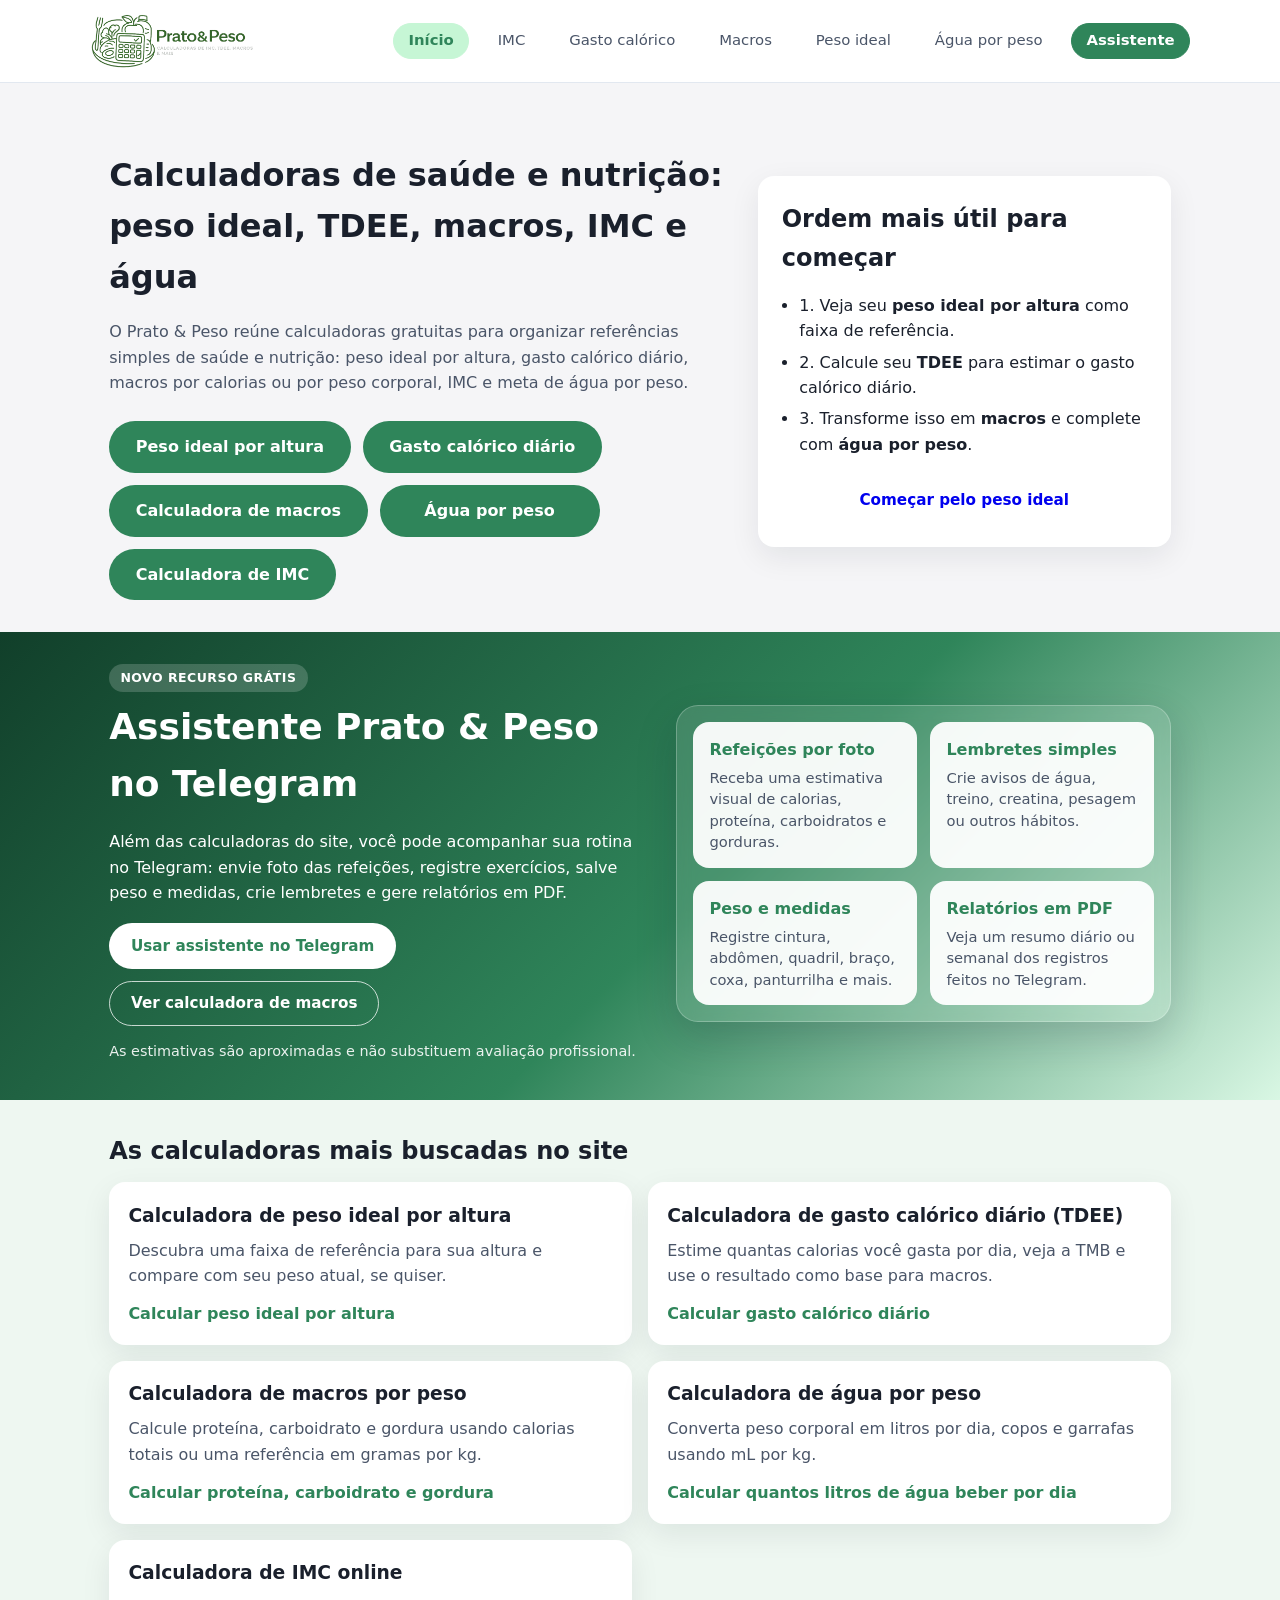
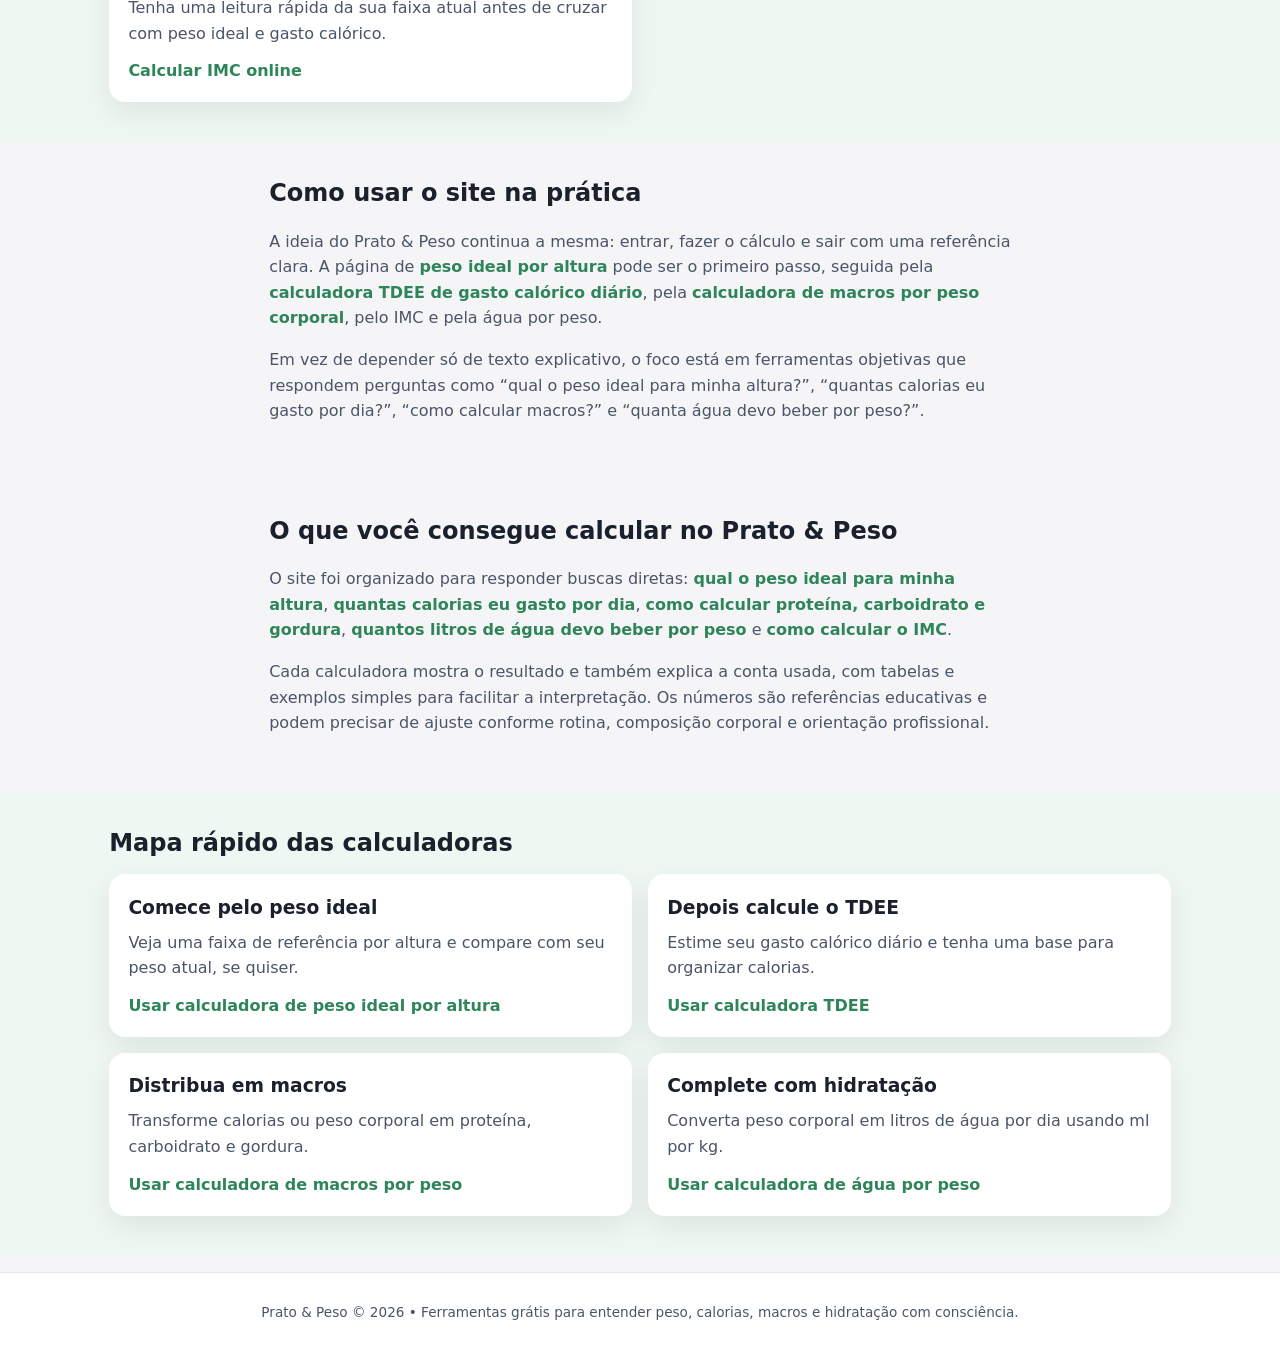
<file: index.html>
<!DOCTYPE html>
<html lang="pt-BR">
<head>
  <meta charset="UTF-8">
  <title>Calculadoras de saúde e nutrição: peso ideal, TDEE, macros, IMC e água | Prato &amp; Peso</title>
  <meta name="viewport" content="width=device-width, initial-scale=1.0">
  <meta name="description" content="Use calculadoras grátis de peso ideal, TDEE, macros, IMC e água por peso. Veja resultados rápidos, tabelas de referência e explicações simples.">
  <meta name="robots" content="index,follow,max-image-preview:large">
  <link rel="canonical" href="https://pratoepeso.com.br/">
  <link rel="icon" href="favicon.ico" sizes="any">
  <link rel="icon" href="favicon-32.png" type="image/png" sizes="32x32">
  <link rel="icon" href="favicon-192.png" type="image/png" sizes="192x192">
  <link rel="apple-touch-icon" href="apple-touch-icon.png">
  <meta property="og:locale" content="pt_BR">
  <meta property="og:type" content="website">
  <meta property="og:site_name" content="Prato &amp; Peso">
  <meta property="og:title" content="Calculadoras de saúde e nutrição: peso ideal, TDEE, macros, IMC e água | Prato &amp; Peso">
  <meta property="og:description" content="Use calculadoras grátis de peso ideal, TDEE, macros, IMC e água por peso. Veja resultados rápidos, tabelas de referência e explicações simples.">
  <meta property="og:url" content="https://pratoepeso.com.br/">
  <meta property="og:image" content="https://pratoepeso.com.br/assets/logo-social.png">
  <meta name="twitter:card" content="summary_large_image">
  <meta name="twitter:title" content="Calculadoras de saúde e nutrição: peso ideal, TDEE, macros, IMC e água | Prato &amp; Peso">
  <meta name="twitter:description" content="Use calculadoras grátis de peso ideal, TDEE, macros, IMC e água por peso. Veja resultados rápidos, tabelas de referência e explicações simples.">
  <meta name="twitter:image" content="https://pratoepeso.com.br/assets/logo-social.png">
  <link rel="stylesheet" href="style.css">
  <!-- Google tag (gtag.js) -->
  <script async src="https://www.googletagmanager.com/gtag/js?id=G-JHK8WVE0EN"></script>
  <script>
    window.dataLayer = window.dataLayer || [];
    function gtag(){dataLayer.push(arguments);}
    gtag('js', new Date());
    gtag('config', 'G-JHK8WVE0EN');
  </script>
  <script type="application/ld+json">{"@context":"https://schema.org","@graph":[{"@type":"Organization","name":"Prato & Peso","url":"https://pratoepeso.com.br/","logo":"https://pratoepeso.com.br/favicon-512.png","image":"https://pratoepeso.com.br/assets/logo-social.png"},{"@type":"WebSite","name":"Prato & Peso","url":"https://pratoepeso.com.br/","description":"Calculadoras gratuitas de peso ideal, gasto calórico diário, TDEE, macros, IMC e água por peso.","publisher":{"@type":"Organization","name":"Prato & Peso"}},{"@type":"ItemList","name":"Calculadoras de saúde e nutrição do Prato & Peso","itemListElement":[{"@type":"ListItem","position":1,"name":"Calculadora de peso ideal por altura","url":"https://pratoepeso.com.br/peso-ideal.html"},{"@type":"ListItem","position":2,"name":"Calculadora de gasto calórico diário (TDEE)","url":"https://pratoepeso.com.br/tdee.html"},{"@type":"ListItem","position":3,"name":"Calculadora de macros por peso corporal","url":"https://pratoepeso.com.br/macros.html"},{"@type":"ListItem","position":4,"name":"Calculadora de IMC online","url":"https://pratoepeso.com.br/imc.html"},{"@type":"ListItem","position":5,"name":"Calculadora de água por peso corporal","url":"https://pratoepeso.com.br/agua.html"}]},{"@type":"BreadcrumbList","itemListElement":[{"@type":"ListItem","position":1,"name":"Início","item":"https://pratoepeso.com.br/"}]}]}</script>
    <!-- Google AdSense -->
    <script async src="https://pagead2.googlesyndication.com/pagead/js/adsbygoogle.js?client=ca-pub-6124393666586707"
     crossorigin="anonymous"></script>
</head>
<body>
  <header class="site-header">
    <div class="container header-content">
      <a href="/" class="logo" aria-label="Prato &amp; Peso - página inicial">
        <img src="assets/logo-prato-peso.png" alt="Prato &amp; Peso" class="logo-image">
      </a>

      <nav class="main-nav" aria-label="Navegação principal">
        <a href="/" class="active">Início</a>
        <a href="/imc.html">IMC</a>
        <a href="/tdee.html">Gasto calórico</a>
        <a href="/macros.html">Macros</a>
        <a href="/peso-ideal.html">Peso ideal</a>
        <a href="/agua.html">Água por peso</a>
        <a href="https://t.me/pratoepeso_bot" class="nav-telegram" target="_blank" rel="noopener">Assistente</a>
      </nav>
    </div>
  </header>

  <main>
    <section class="hero">
      <div class="container hero-grid">
        <div class="hero-text">
          <h1>Calculadoras de saúde e nutrição: peso ideal, TDEE, macros, IMC e água</h1>
          <p>
            O Prato &amp; Peso reúne calculadoras gratuitas para organizar referências simples de saúde e nutrição:
            peso ideal por altura, gasto calórico diário, macros por calorias ou por peso corporal, IMC e meta de água por peso.
          </p>

          <div class="hero-actions">
            <a href="/peso-ideal.html" class="btn primary hero-big">Peso ideal por altura</a>
            <a href="/tdee.html" class="btn primary hero-big">Gasto calórico diário</a>
            <a href="/macros.html" class="btn primary hero-big">Calculadora de macros</a>
            <a href="/agua.html" class="btn primary hero-big">Água por peso</a>
            <a href="/imc.html" class="btn primary hero-big">Calculadora de IMC</a>
          </div>
        </div>

        <aside class="hero-card">
          <h2>Ordem mais útil para começar</h2>
          <ul>
            <li>1. Veja seu <strong>peso ideal por altura</strong> como faixa de referência.</li>
            <li>2. Calcule seu <strong>TDEE</strong> para estimar o gasto calórico diário.</li>
            <li>3. Transforme isso em <strong>macros</strong> e complete com <strong>água por peso</strong>.</li>
          </ul>
          <a href="/peso-ideal.html" class="btn full-width">Começar pelo peso ideal</a>
        </aside>
      </div>
    </section>


    <section class="assistant-highlight" id="assistente-telegram">
      <div class="container assistant-grid">
        <div class="assistant-copy">
          <span class="eyebrow">Novo recurso grátis</span>
          <h2>Assistente Prato &amp; Peso no Telegram</h2>
          <p>
            Além das calculadoras do site, você pode acompanhar sua rotina no Telegram: envie foto das refeições, registre exercícios, salve peso e medidas, crie lembretes e gere relatórios em PDF.
          </p>
          <div class="assistant-actions">
            <a href="https://t.me/pratoepeso_bot" class="btn primary" target="_blank" rel="noopener">Usar assistente no Telegram</a>
            <a href="/macros.html" class="btn outline">Ver calculadora de macros</a>
          </div>
          <p class="assistant-note">As estimativas são aproximadas e não substituem avaliação profissional.</p>
        </div>
        <div class="assistant-panel" aria-label="Funções do Assistente Prato &amp; Peso">
          <div class="assistant-feature">
            <strong>Refeições por foto</strong>
            <span>Receba uma estimativa visual de calorias, proteína, carboidratos e gorduras.</span>
          </div>
          <div class="assistant-feature">
            <strong>Lembretes simples</strong>
            <span>Crie avisos de água, treino, creatina, pesagem ou outros hábitos.</span>
          </div>
          <div class="assistant-feature">
            <strong>Peso e medidas</strong>
            <span>Registre cintura, abdômen, quadril, braço, coxa, panturrilha e mais.</span>
          </div>
          <div class="assistant-feature">
            <strong>Relatórios em PDF</strong>
            <span>Veja um resumo diário ou semanal dos registros feitos no Telegram.</span>
          </div>
        </div>
      </div>
    </section>

    <section class="content-section section-soft">
      <div class="container">
        <h2>As calculadoras mais buscadas no site</h2>
        <div class="feature-grid">
          <article class="feature-card">
            <h3>Calculadora de peso ideal por altura</h3>
            <p>Descubra uma faixa de referência para sua altura e compare com seu peso atual, se quiser.</p>
            <a href="/peso-ideal.html" class="text-link">Calcular peso ideal por altura</a>
          </article>
          <article class="feature-card">
            <h3>Calculadora de gasto calórico diário (TDEE)</h3>
            <p>Estime quantas calorias você gasta por dia, veja a TMB e use o resultado como base para macros.</p>
            <a href="/tdee.html" class="text-link">Calcular gasto calórico diário</a>
          </article>
          <article class="feature-card">
            <h3>Calculadora de macros por peso</h3>
            <p>Calcule proteína, carboidrato e gordura usando calorias totais ou uma referência em gramas por kg.</p>
            <a href="/macros.html" class="text-link">Calcular proteína, carboidrato e gordura</a>
          </article>
          <article class="feature-card">
            <h3>Calculadora de água por peso</h3>
            <p>Converta peso corporal em litros por dia, copos e garrafas usando mL por kg.</p>
            <a href="/agua.html" class="text-link">Calcular quantos litros de água beber por dia</a>
          </article>
          <article class="feature-card">
            <h3>Calculadora de IMC online</h3>
            <p>Tenha uma leitura rápida da sua faixa atual antes de cruzar com peso ideal e gasto calórico.</p>
            <a href="/imc.html" class="text-link">Calcular IMC online</a>
          </article>
        </div>
      </div>
    </section>

    <section class="content-section">
      <div class="container narrow-content">
        <h2>Como usar o site na prática</h2>
        <p>
          A ideia do Prato &amp; Peso continua a mesma: entrar, fazer o cálculo e sair com uma referência clara. A página de <a href="/peso-ideal.html" class="text-link">peso ideal por altura</a> pode ser o primeiro passo, seguida pela <a href="/tdee.html" class="text-link">calculadora TDEE de gasto calórico diário</a>, pela <a href="/macros.html" class="text-link">calculadora de macros por peso corporal</a>, pelo IMC e pela água por peso.
        </p>
        <p>
          Em vez de depender só de texto explicativo, o foco está em ferramentas objetivas que respondem perguntas como “qual o peso ideal para minha altura?”, “quantas calorias eu gasto por dia?”, “como calcular macros?” e “quanta água devo beber por peso?”.
        </p>
      </div>
    </section>



    <section class="content-section">
      <div class="container narrow-content">
        <h2>O que você consegue calcular no Prato &amp; Peso</h2>
        <p>
          O site foi organizado para responder buscas diretas: <a href="/peso-ideal.html" class="text-link">qual o peso ideal para minha altura</a>, <a href="/tdee.html" class="text-link">quantas calorias eu gasto por dia</a>, <a href="/macros.html" class="text-link">como calcular proteína, carboidrato e gordura</a>, <a href="/agua.html" class="text-link">quantos litros de água devo beber por peso</a> e <a href="/imc.html" class="text-link">como calcular o IMC</a>.
        </p>
        <p>
          Cada calculadora mostra o resultado e também explica a conta usada, com tabelas e exemplos simples para facilitar a interpretação. Os números são referências educativas e podem precisar de ajuste conforme rotina, composição corporal e orientação profissional.
        </p>
      </div>
    </section>

    <section class="content-section section-soft">
      <div class="container">
        <h2>Mapa rápido das calculadoras</h2>
        <div class="feature-grid compact-grid">
          <article class="feature-card"><h3>Comece pelo peso ideal</h3><p>Veja uma faixa de referência por altura e compare com seu peso atual, se quiser.</p><a href="/peso-ideal.html" class="text-link">Usar calculadora de peso ideal por altura</a></article>
          <article class="feature-card"><h3>Depois calcule o TDEE</h3><p>Estime seu gasto calórico diário e tenha uma base para organizar calorias.</p><a href="/tdee.html" class="text-link">Usar calculadora TDEE</a></article>
          <article class="feature-card"><h3>Distribua em macros</h3><p>Transforme calorias ou peso corporal em proteína, carboidrato e gordura.</p><a href="/macros.html" class="text-link">Usar calculadora de macros por peso</a></article>
          <article class="feature-card"><h3>Complete com hidratação</h3><p>Converta peso corporal em litros de água por dia usando ml por kg.</p><a href="/agua.html" class="text-link">Usar calculadora de água por peso</a></article>
        </div>
      </div>
    </section>
  </main>

  <footer class="site-footer">
    <div class="container footer-content">
      <p>Prato &amp; Peso &copy; <span id="year"></span> • Ferramentas grátis para entender peso, calorias, macros e hidratação com consciência.</p>
    </div>
  </footer>

  <script>
    document.getElementById('year').textContent = new Date().getFullYear();
  </script>
</body>
</html>
</file>
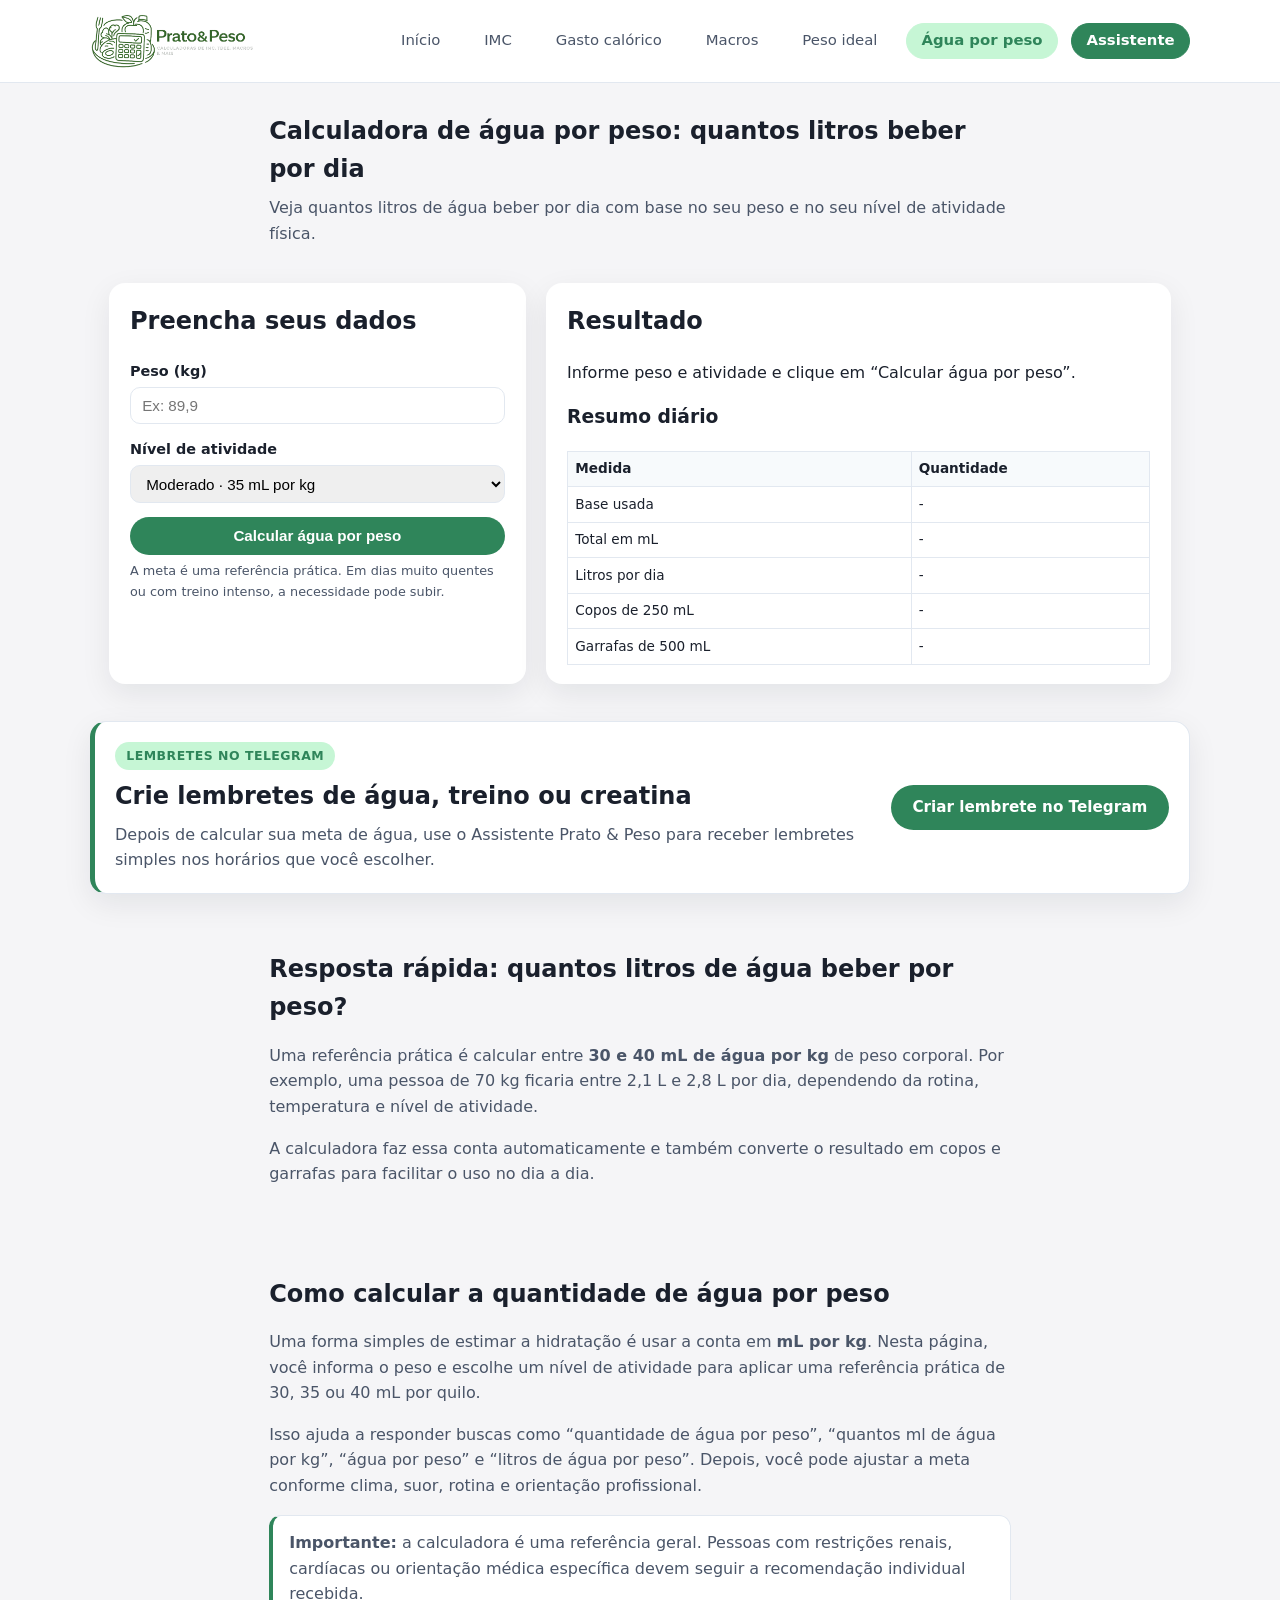
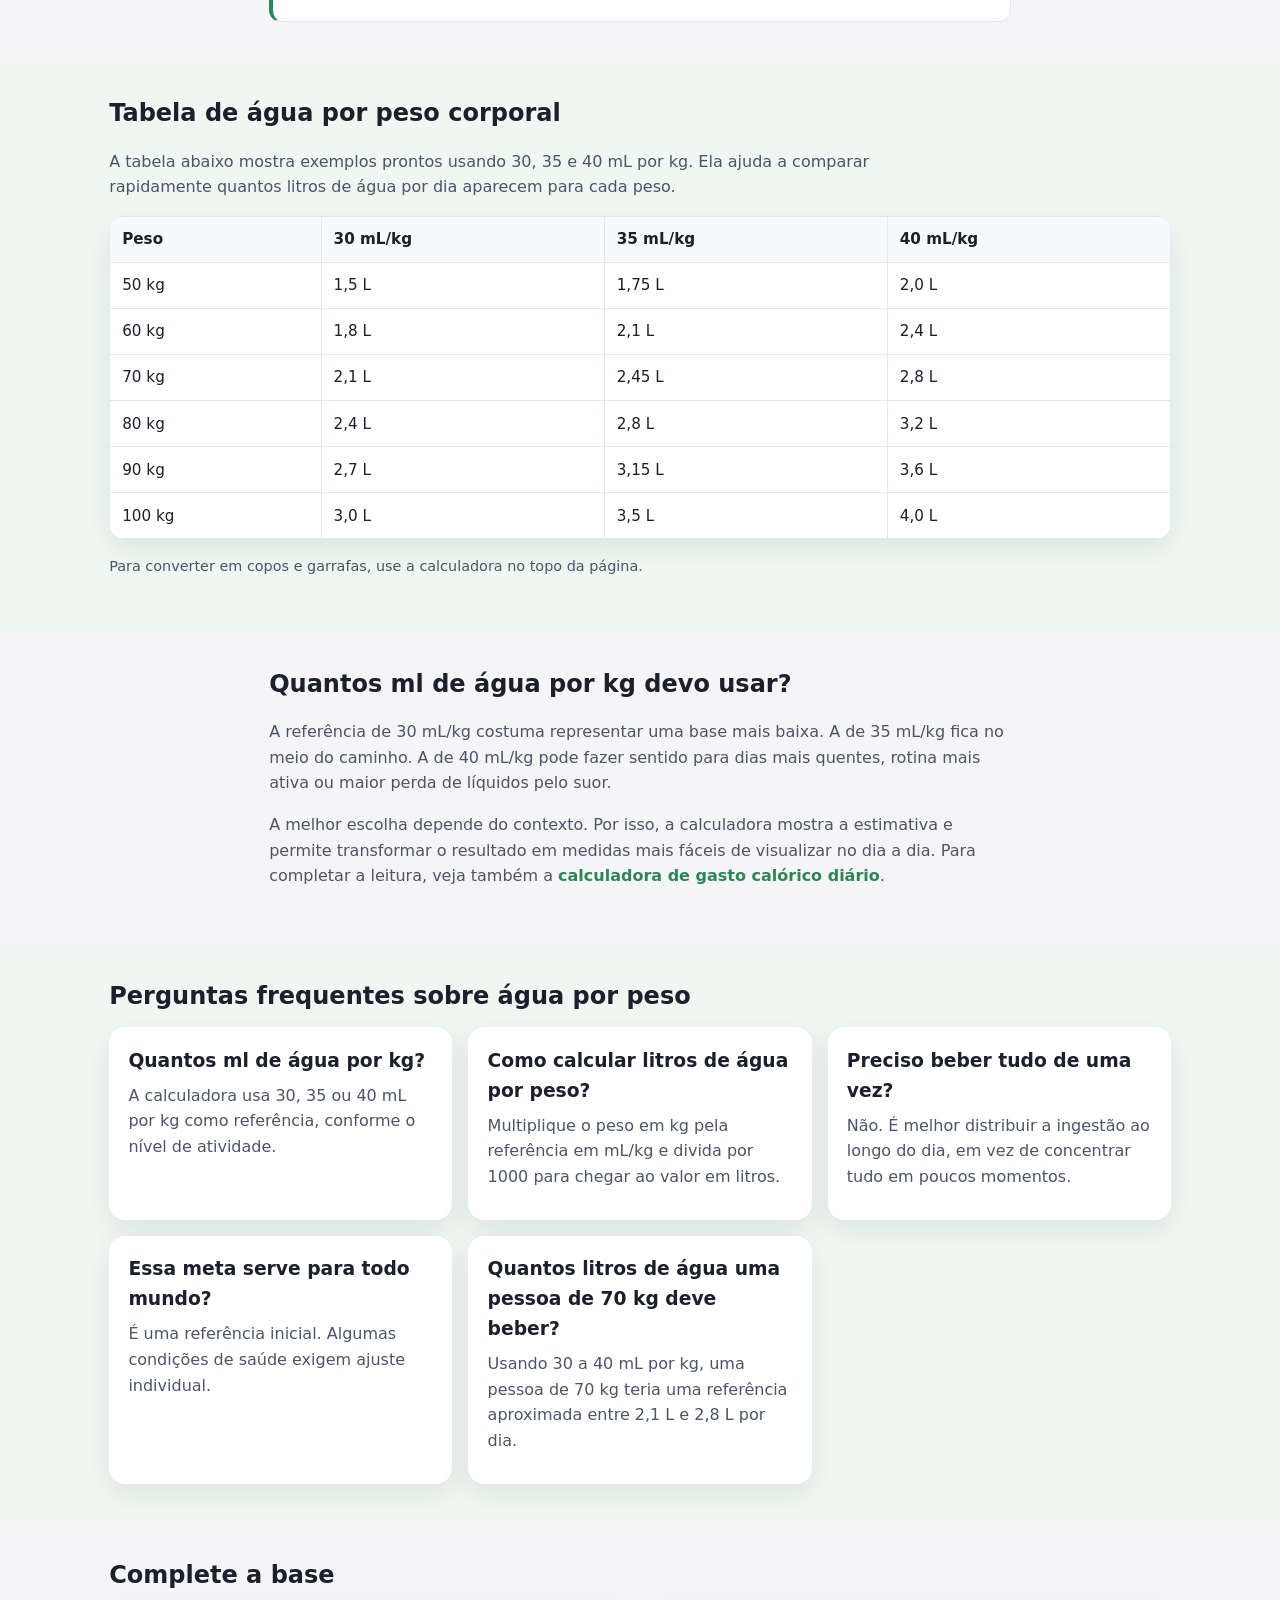
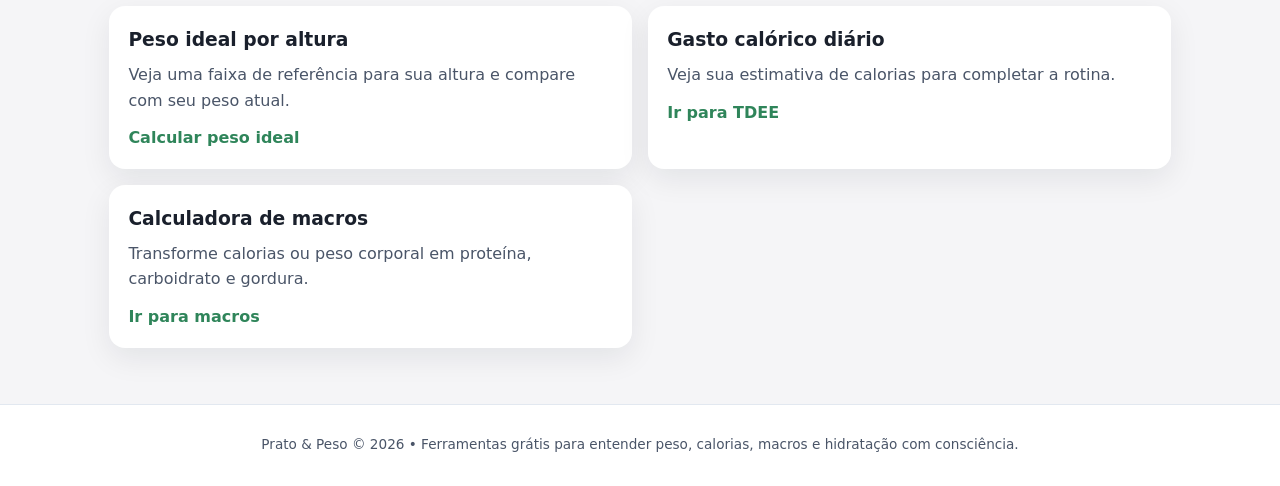
<file: agua.html>
<!DOCTYPE html>
<html lang="pt-BR">
<head>
  <meta charset="UTF-8">
  <title>Calculadora de Água por Peso: quantos litros beber por dia | Prato &amp; Peso</title>
  <meta name="viewport" content="width=device-width, initial-scale=1.0">
  <meta name="description" content="Calcule quantos litros de água beber por dia pelo peso corporal. Veja mL por kg, tabela de água por peso, copos e garrafas.">
  <meta name="robots" content="index,follow,max-image-preview:large">
  <link rel="canonical" href="https://pratoepeso.com.br/agua.html">
  <link rel="icon" href="favicon.ico" sizes="any">
  <link rel="icon" href="favicon-32.png" type="image/png" sizes="32x32">
  <link rel="icon" href="favicon-192.png" type="image/png" sizes="192x192">
  <link rel="apple-touch-icon" href="apple-touch-icon.png">
  <meta property="og:locale" content="pt_BR">
  <meta property="og:type" content="website">
  <meta property="og:site_name" content="Prato &amp; Peso">
  <meta property="og:title" content="Calculadora de Água por Peso: quantos litros beber por dia | Prato &amp; Peso">
  <meta property="og:description" content="Calcule quantos litros de água beber por dia pelo peso corporal. Veja mL por kg, tabela de água por peso, copos e garrafas.">
  <meta property="og:url" content="https://pratoepeso.com.br/agua.html">
  <meta property="og:image" content="https://pratoepeso.com.br/assets/logo-social.png">
  <meta name="twitter:card" content="summary_large_image">
  <meta name="twitter:title" content="Calculadora de Água por Peso: quantos litros beber por dia | Prato &amp; Peso">
  <meta name="twitter:description" content="Calcule quantos litros de água beber por dia pelo peso corporal. Veja mL por kg, tabela de água por peso, copos e garrafas.">
  <meta name="twitter:image" content="https://pratoepeso.com.br/assets/logo-social.png">
  <link rel="stylesheet" href="style.css">
  <!-- Google tag (gtag.js) -->
  <script async src="https://www.googletagmanager.com/gtag/js?id=G-JHK8WVE0EN"></script>
  <script>
    window.dataLayer = window.dataLayer || [];
    function gtag(){dataLayer.push(arguments);}
    gtag('js', new Date());
    gtag('config', 'G-JHK8WVE0EN');
  </script>
  <script type="application/ld+json">{"@context":"https://schema.org","@graph":[{"@type":"Organization","name":"Prato & Peso","url":"https://pratoepeso.com.br/","logo":"https://pratoepeso.com.br/favicon-512.png","image":"https://pratoepeso.com.br/assets/logo-social.png"},{"@type":"WebPage","name":"Calculadora de água por peso: quantos litros beber por dia","description":"Calcule litros de água por dia usando peso corporal, mL por kg, copos e garrafas.","url":"https://pratoepeso.com.br/agua.html","isPartOf":{"@type":"WebSite","name":"Prato & Peso","url":"https://pratoepeso.com.br/"},"about":["calculadora de água por peso","quantos litros de água beber por dia","ml por kg","litros de água por dia","hidratação"]},{"@type":"BreadcrumbList","itemListElement":[{"@type":"ListItem","position":1,"name":"Início","item":"https://pratoepeso.com.br/"},{"@type":"ListItem","position":2,"name":"Calculadora de água por peso","item":"https://pratoepeso.com.br/agua.html"}]},{"@type":"FAQPage","mainEntity":[{"@type":"Question","name":"Quanta água devo beber por peso?","acceptedAnswer":{"@type":"Answer","text":"Uma conta prática usa mililitros por quilo de peso corporal. A quantidade final pode variar conforme calor, suor, rotina e orientação individual."}},{"@type":"Question","name":"Quantos ml de água por kg devo usar?","acceptedAnswer":{"@type":"Answer","text":"A calculadora usa 30, 35 ou 40 mL por kg como referência, conforme o nível de atividade informado."}},{"@type":"Question","name":"Como calcular litros de água por peso?","acceptedAnswer":{"@type":"Answer","text":"Multiplique o peso em kg pela referência em mL por kg e divida por 1000 para transformar o resultado em litros."}},{"@type":"Question","name":"Quantos litros de água uma pessoa de 70 kg deve beber?","acceptedAnswer":{"@type":"Answer","text":"Usando 30 a 40 mL por kg, uma pessoa de 70 kg teria uma referência aproximada entre 2,1 L e 2,8 L por dia."}},{"@type":"Question","name":"A calculadora substitui orientação médica?","acceptedAnswer":{"@type":"Answer","text":"Não. Pessoas com condições renais, cardíacas ou outras restrições precisam seguir orientação individual."}}]}]}</script>
    <!-- Google AdSense -->
    <script async src="https://pagead2.googlesyndication.com/pagead/js/adsbygoogle.js?client=ca-pub-6124393666586707"
     crossorigin="anonymous"></script>
</head>
<body>
  <header class="site-header">
    <div class="container header-content">
      <a href="/" class="logo" aria-label="Prato &amp; Peso - página inicial">
        <img src="assets/logo-prato-peso.png" alt="Prato &amp; Peso" class="logo-image">
      </a>
      <nav class="main-nav" aria-label="Navegação principal">
        <a href="/">Início</a>
        <a href="/imc.html">IMC</a>
        <a href="/tdee.html">Gasto calórico</a>
        <a href="/macros.html">Macros</a>
        <a href="/peso-ideal.html">Peso ideal</a>
        <a href="/agua.html" class="active">Água por peso</a>
        <a href="https://t.me/pratoepeso_bot" class="nav-telegram" target="_blank" rel="noopener">Assistente</a>
      </nav>
    </div>
  </header>

  <main>
    <section class="page-header">
      <div class="container narrow-content">
        <h1>Calculadora de água por peso: quantos litros beber por dia</h1>
        <p>Veja quantos litros de água beber por dia com base no seu peso e no seu nível de atividade física.</p>
      </div>
    </section>

    <section class="calc-section">
      <div class="container calc-grid">
        <div class="calc-card">
          <h2>Preencha seus dados</h2>
          <form id="agua-form">
            <div class="form-group">
              <label for="peso">Peso (kg)</label>
              <input type="number" id="peso" placeholder="Ex: 89,9" min="1" step="0.1" inputmode="decimal" required>
            </div>
            <div class="form-group">
              <label for="atividade">Nível de atividade</label>
              <select id="atividade" required>
                <option value="30">Baixo · 30 mL por kg</option>
                <option value="35" selected>Moderado · 35 mL por kg</option>
                <option value="40">Alto · 40 mL por kg</option>
              </select>
            </div>
            <button type="submit" class="btn primary full-width">Calcular água por peso</button>
            <p class="form-hint">A meta é uma referência prática. Em dias muito quentes ou com treino intenso, a necessidade pode subir.</p>
          </form>
        </div>

        <div class="result-card">
          <h2>Resultado</h2>
          <div id="resultado-agua" class="result-main" aria-live="polite">
            <p>Informe peso e atividade e clique em “Calcular água por peso”.</p>
          </div>
          <div class="result-table">
            <h3>Resumo diário</h3>
            <table>
              <thead><tr><th>Medida</th><th>Quantidade</th></tr></thead>
              <tbody>
                <tr><td>Base usada</td><td id="ml-kg">-</td></tr>
                <tr><td>Total em mL</td><td id="ml-dia">-</td></tr>
                <tr><td>Litros por dia</td><td id="litros-dia">-</td></tr>
                <tr><td>Copos de 250 mL</td><td id="copos-dia">-</td></tr>
                <tr><td>Garrafas de 500 mL</td><td id="garrafas-dia">-</td></tr>
              </tbody>
            </table>
          </div>
        </div>
      </div>
    </section>


    <section class="assistant-cta">
      <div class="container assistant-cta-card">
        <div>
          <span class="eyebrow">Lembretes no Telegram</span>
          <h2>Crie lembretes de água, treino ou creatina</h2>
          <p>Depois de calcular sua meta de água, use o Assistente Prato &amp; Peso para receber lembretes simples nos horários que você escolher.</p>
        </div>
        <a href="https://t.me/pratoepeso_bot" class="btn primary" target="_blank" rel="noopener">Criar lembrete no Telegram</a>
      </div>
    </section>



    <section class="content-section">
      <div class="container narrow-content">
        <h2>Resposta rápida: quantos litros de água beber por peso?</h2>
        <p>
          Uma referência prática é calcular entre <strong>30 e 40 mL de água por kg</strong> de peso corporal. Por exemplo, uma pessoa de 70 kg ficaria entre 2,1 L e 2,8 L por dia, dependendo da rotina, temperatura e nível de atividade.
        </p>
        <p>
          A calculadora faz essa conta automaticamente e também converte o resultado em copos e garrafas para facilitar o uso no dia a dia.
        </p>
      </div>
    </section>

    <section class="content-section">
      <div class="container narrow-content">
        <h2>Como calcular a quantidade de água por peso</h2>
        <p>
          Uma forma simples de estimar a hidratação é usar a conta em <strong>mL por kg</strong>. Nesta página, você informa o peso e escolhe um nível de atividade para aplicar uma referência prática de 30, 35 ou 40 mL por quilo.
        </p>
        <p>
          Isso ajuda a responder buscas como “quantidade de água por peso”, “quantos ml de água por kg”, “água por peso” e “litros de água por peso”. Depois, você pode ajustar a meta conforme clima, suor, rotina e orientação profissional.
        </p>
        <div class="note-box">
          <strong>Importante:</strong> a calculadora é uma referência geral. Pessoas com restrições renais, cardíacas ou orientação médica específica devem seguir a recomendação individual recebida.
        </div>
      </div>
    </section>

    <section class="content-section section-soft">
      <div class="container">
        <h2>Tabela de água por peso corporal</h2>
        <p>
          A tabela abaixo mostra exemplos prontos usando 30, 35 e 40 mL por kg. Ela ajuda a comparar rapidamente quantos litros de água por dia aparecem para cada peso.
        </p>
        <div class="reference-table">
          <table>
            <thead>
              <tr>
                <th>Peso</th>
                <th>30 mL/kg</th>
                <th>35 mL/kg</th>
                <th>40 mL/kg</th>
              </tr>
            </thead>
            <tbody>
              <tr><td>50 kg</td><td>1,5 L</td><td>1,75 L</td><td>2,0 L</td></tr>
              <tr><td>60 kg</td><td>1,8 L</td><td>2,1 L</td><td>2,4 L</td></tr>
              <tr><td>70 kg</td><td>2,1 L</td><td>2,45 L</td><td>2,8 L</td></tr>
              <tr><td>80 kg</td><td>2,4 L</td><td>2,8 L</td><td>3,2 L</td></tr>
              <tr><td>90 kg</td><td>2,7 L</td><td>3,15 L</td><td>3,6 L</td></tr>
              <tr><td>100 kg</td><td>3,0 L</td><td>3,5 L</td><td>4,0 L</td></tr>
            </tbody>
          </table>
        </div>
        <p class="table-hint">Para converter em copos e garrafas, use a calculadora no topo da página.</p>
      </div>
    </section>

    <section class="content-section">
      <div class="container narrow-content">
        <h2>Quantos ml de água por kg devo usar?</h2>
        <p>
          A referência de 30 mL/kg costuma representar uma base mais baixa. A de 35 mL/kg fica no meio do caminho. A de 40 mL/kg pode fazer sentido para dias mais quentes, rotina mais ativa ou maior perda de líquidos pelo suor.
        </p>
        <p>
          A melhor escolha depende do contexto. Por isso, a calculadora mostra a estimativa e permite transformar o resultado em medidas mais fáceis de visualizar no dia a dia. Para completar a leitura, veja também a <a href="/tdee.html" class="text-link">calculadora de gasto calórico diário</a>.
        </p>
      </div>
    </section>

    <section class="content-section section-soft">
      <div class="container">
        <h2>Perguntas frequentes sobre água por peso</h2>
        <div class="faq-grid">
          <article class="faq-item"><h3>Quantos ml de água por kg?</h3><p>A calculadora usa 30, 35 ou 40 mL por kg como referência, conforme o nível de atividade.</p></article>
          <article class="faq-item"><h3>Como calcular litros de água por peso?</h3><p>Multiplique o peso em kg pela referência em mL/kg e divida por 1000 para chegar ao valor em litros.</p></article>
          <article class="faq-item"><h3>Preciso beber tudo de uma vez?</h3><p>Não. É melhor distribuir a ingestão ao longo do dia, em vez de concentrar tudo em poucos momentos.</p></article>
          <article class="faq-item"><h3>Essa meta serve para todo mundo?</h3><p>É uma referência inicial. Algumas condições de saúde exigem ajuste individual.</p></article>
          <article class="faq-item"><h3>Quantos litros de água uma pessoa de 70 kg deve beber?</h3><p>Usando 30 a 40 mL por kg, uma pessoa de 70 kg teria uma referência aproximada entre 2,1 L e 2,8 L por dia.</p></article>
        </div>
      </div>
    </section>

    <section class="content-section">
      <div class="container">
        <h2>Complete a base</h2>
        <div class="feature-grid compact-grid">
          <article class="feature-card"><h3>Peso ideal por altura</h3><p>Veja uma faixa de referência para sua altura e compare com seu peso atual.</p><a href="/peso-ideal.html" class="text-link">Calcular peso ideal</a></article>
          <article class="feature-card"><h3>Gasto calórico diário</h3><p>Veja sua estimativa de calorias para completar a rotina.</p><a href="/tdee.html" class="text-link">Ir para TDEE</a></article>
          <article class="feature-card"><h3>Calculadora de macros</h3><p>Transforme calorias ou peso corporal em proteína, carboidrato e gordura.</p><a href="/macros.html" class="text-link">Ir para macros</a></article>
        </div>
      </div>
    </section>
  </main>

  <footer class="site-footer">
    <div class="container footer-content">
      <p>Prato &amp; Peso &copy; <span id="year"></span> • Ferramentas grátis para entender peso, calorias, macros e hidratação com consciência.</p>
    </div>
  </footer>

  <script>
    document.getElementById('year').textContent = new Date().getFullYear();
  </script>
  <script src="agua.js"></script>
</body>
</html>
</file>
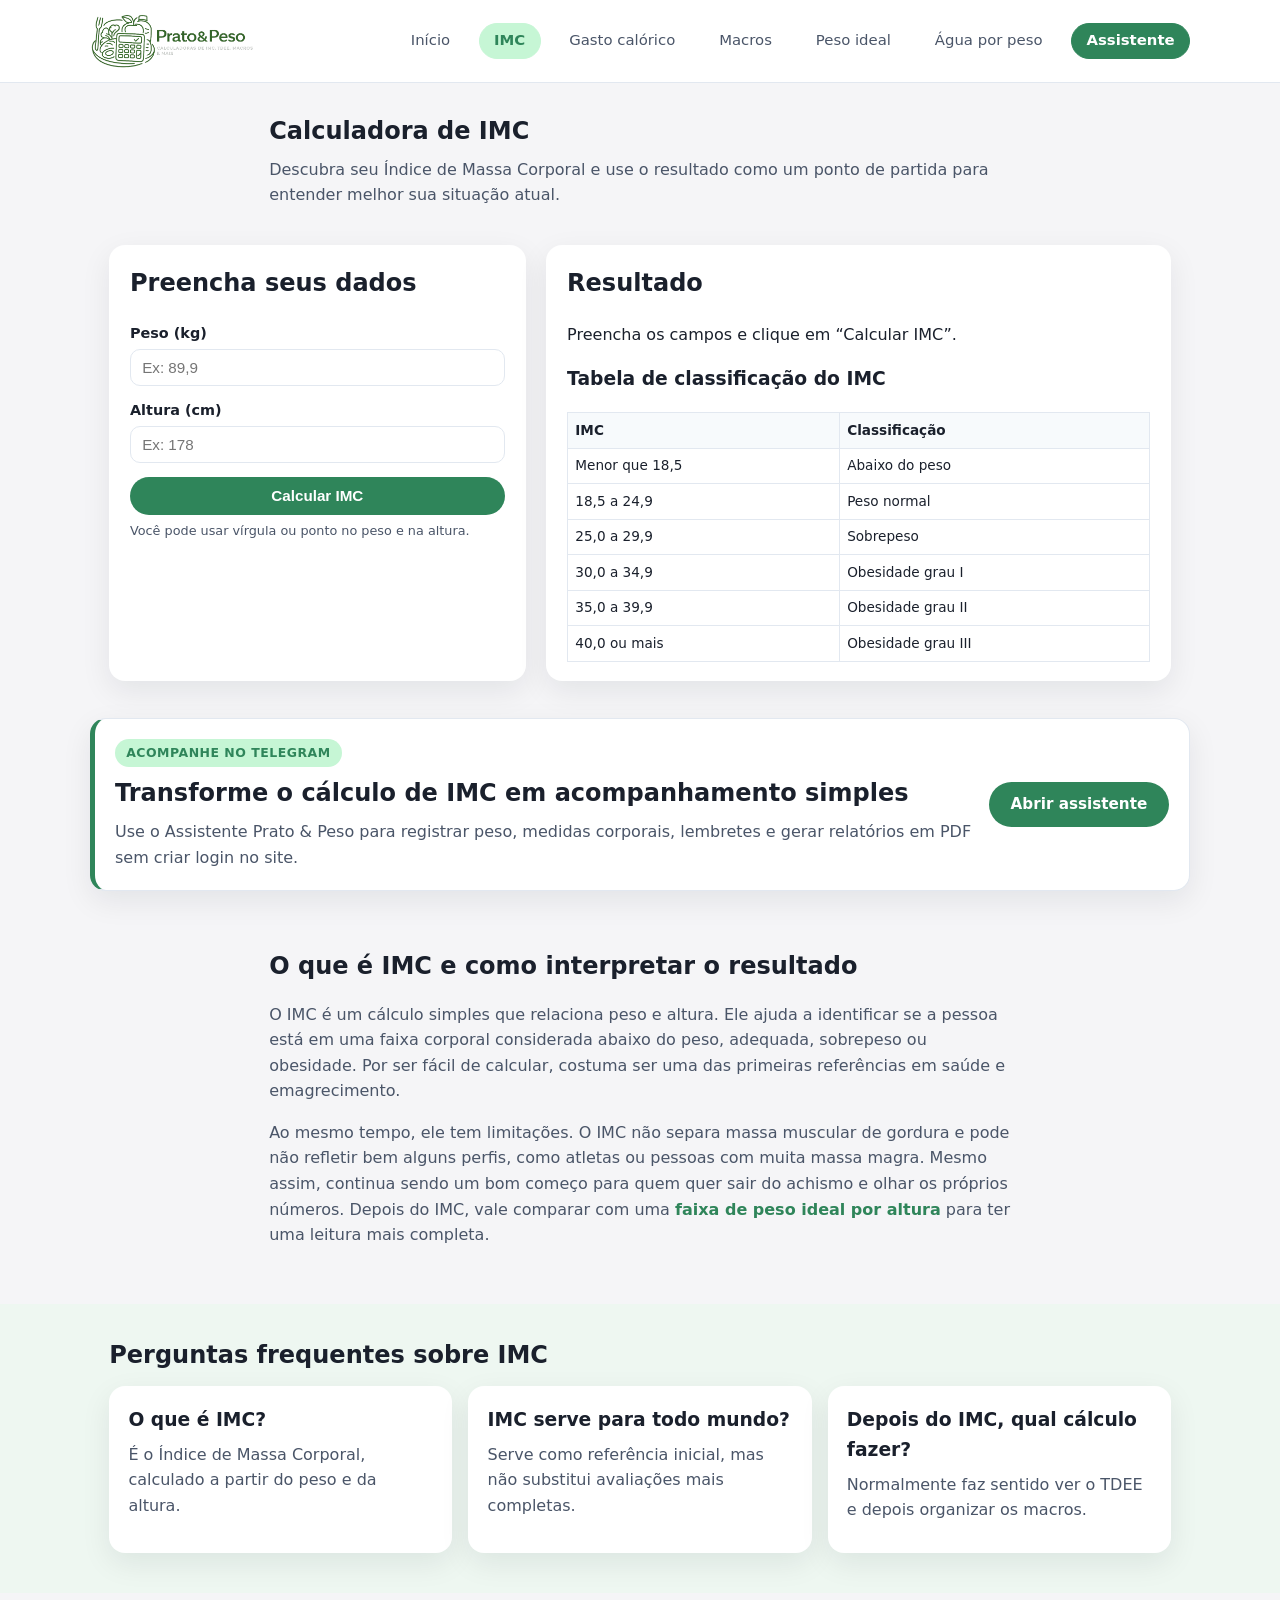
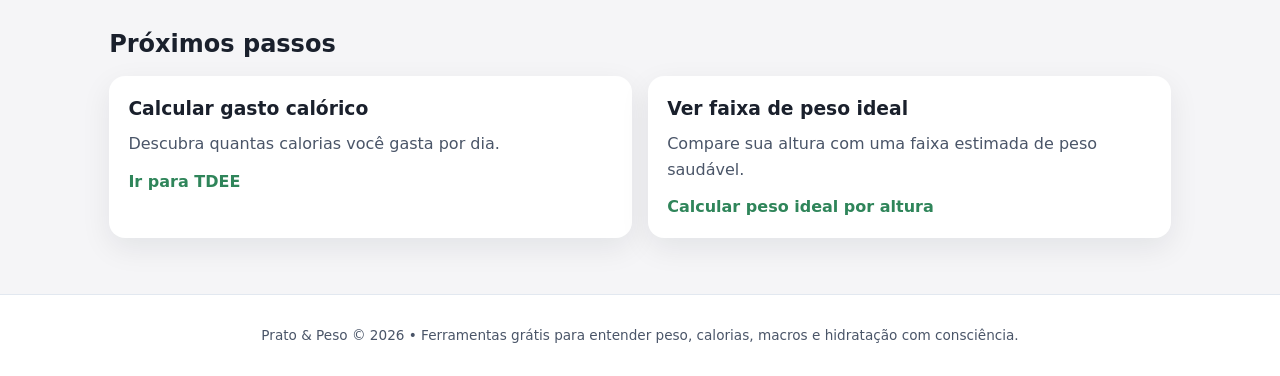
<file: imc.html>
<!DOCTYPE html>
<html lang="pt-BR">
<head>
  <meta charset="UTF-8">
<title>Calculadora de IMC online grátis | Prato & Peso</title>
<meta name="viewport" content="width=device-width, initial-scale=1.0">
<meta name="description" content="Calcule seu IMC em segundos, veja a classificação e entenda o que o resultado significa de forma simples.">
<meta name="robots" content="index,follow,max-image-preview:large">
<link rel="canonical" href="https://pratoepeso.com.br/imc.html">
<link rel="icon" href="favicon.ico" sizes="any">
<link rel="icon" href="favicon-32.png" type="image/png" sizes="32x32">
<link rel="icon" href="favicon-192.png" type="image/png" sizes="192x192">
<link rel="apple-touch-icon" href="apple-touch-icon.png">
<meta property="og:locale" content="pt_BR">
<meta property="og:type" content="website">
<meta property="og:site_name" content="Prato &amp; Peso">
<meta property="og:title" content="Calculadora de IMC online grátis | Prato & Peso">
<meta property="og:description" content="Calcule seu IMC em segundos, veja a classificação e entenda o que o resultado significa de forma simples.">
<meta property="og:url" content="https://pratoepeso.com.br/imc.html">
<meta property="og:image" content="https://pratoepeso.com.br/assets/logo-social.png">
<meta name="twitter:card" content="summary_large_image">
<meta name="twitter:title" content="Calculadora de IMC online grátis | Prato & Peso">
<meta name="twitter:description" content="Calcule seu IMC em segundos, veja a classificação e entenda o que o resultado significa de forma simples.">
<meta name="twitter:image" content="https://pratoepeso.com.br/assets/logo-social.png">
<link rel="stylesheet" href="style.css">
  <!-- Google tag (gtag.js) -->
  <script async src="https://www.googletagmanager.com/gtag/js?id=G-JHK8WVE0EN"></script>
  <script>
    window.dataLayer = window.dataLayer || [];
    function gtag(){dataLayer.push(arguments);}
    gtag('js', new Date());
    gtag('config', 'G-JHK8WVE0EN');
  </script>
<script type="application/ld+json">{"@context": "https://schema.org", "@graph": [{"@type": "Organization", "name": "Prato & Peso", "url": "https://pratoepeso.com.br/", "logo": "https://pratoepeso.com.br/favicon-512.png", "image": "https://pratoepeso.com.br/assets/logo-social.png"}, {"@context": "https://schema.org", "@type": "WebPage", "name": "Calculadora de IMC", "description": "Calcule o IMC online e veja em qual faixa você está.", "url": "https://pratoepeso.com.br/imc.html", "isPartOf": {"@type": "WebSite", "name": "Prato & Peso", "url": "https://pratoepeso.com.br/"}}, {"@context": "https://schema.org", "@type": "FAQPage", "mainEntity": [{"@type": "Question", "name": "O que é IMC?", "acceptedAnswer": {"@type": "Answer", "text": "IMC é o Índice de Massa Corporal, um cálculo que relaciona peso e altura para estimar em qual faixa corporal a pessoa está."}}, {"@type": "Question", "name": "IMC é exato?", "acceptedAnswer": {"@type": "Answer", "text": "Não. O IMC é uma referência inicial e não diferencia massa muscular, gordura corporal, idade ou distribuição de gordura."}}, {"@type": "Question", "name": "Qual o próximo passo depois do IMC?", "acceptedAnswer": {"@type": "Answer", "text": "Depois do IMC, vale calcular o gasto calórico diário e organizar uma meta de calorias e macronutrientes."}}]}]}</script>
    <!-- Google AdSense -->
    <script async src="https://pagead2.googlesyndication.com/pagead/js/adsbygoogle.js?client=ca-pub-6124393666586707"
     crossorigin="anonymous"></script>
</head>
<body>
  <header class="site-header">
    <div class="container header-content">
      <a href="/" class="logo" aria-label="Prato &amp; Peso - página inicial">
        <img src="assets/logo-prato-peso.png" alt="Prato &amp; Peso" class="logo-image">
      </a>
      <nav class="main-nav" aria-label="Navegação principal">
        <a href="/">Início</a>
        <a href="/imc.html" class="active">IMC</a>
        <a href="/tdee.html">Gasto calórico</a>
        <a href="/macros.html">Macros</a>
        <a href="/peso-ideal.html">Peso ideal</a>
        <a href="/agua.html">Água por peso</a>
        <a href="https://t.me/pratoepeso_bot" class="nav-telegram" target="_blank" rel="noopener">Assistente</a>
      </nav>
    </div>
  </header>

  <main>
    <section class="page-header">
      <div class="container narrow-content">
        <h1>Calculadora de IMC</h1>
        <p>Descubra seu Índice de Massa Corporal e use o resultado como um ponto de partida para entender melhor sua situação atual.</p>
      </div>
    </section>

    <section class="calc-section">
      <div class="container calc-grid">
        <div class="calc-card">
          <h2>Preencha seus dados</h2>
          <form id="imc-form">
            <div class="form-group">
              <label for="peso">Peso (kg)</label>
              <input type="number" id="peso" placeholder="Ex: 89,9" min="1" step="0.1" inputmode="decimal" required>
            </div>

            <div class="form-group">
              <label for="altura">Altura (cm)</label>
              <input type="number" id="altura" placeholder="Ex: 178" min="50" max="250" step="0.1" inputmode="decimal" required>
            </div>

            <button type="submit" class="btn primary full-width">Calcular IMC</button>
            <p class="form-hint">Você pode usar vírgula ou ponto no peso e na altura.</p>
          </form>
        </div>

        <div class="result-card">
          <h2>Resultado</h2>
          <div id="resultado-imc" class="result-main" aria-live="polite">
            <p>Preencha os campos e clique em “Calcular IMC”.</p>
          </div>

          <div class="result-table">
            <h3>Tabela de classificação do IMC</h3>
            <table>
              <thead>
                <tr><th>IMC</th><th>Classificação</th></tr>
              </thead>
              <tbody>
                <tr><td>Menor que 18,5</td><td>Abaixo do peso</td></tr>
                <tr><td>18,5 a 24,9</td><td>Peso normal</td></tr>
                <tr><td>25,0 a 29,9</td><td>Sobrepeso</td></tr>
                <tr><td>30,0 a 34,9</td><td>Obesidade grau I</td></tr>
                <tr><td>35,0 a 39,9</td><td>Obesidade grau II</td></tr>
                <tr><td>40,0 ou mais</td><td>Obesidade grau III</td></tr>
              </tbody>
            </table>
          </div>
        </div>
      </div>
    </section>


    <section class="assistant-cta">
      <div class="container assistant-cta-card">
        <div>
          <span class="eyebrow">Acompanhe no Telegram</span>
          <h2>Transforme o cálculo de IMC em acompanhamento simples</h2>
          <p>Use o Assistente Prato &amp; Peso para registrar peso, medidas corporais, lembretes e gerar relatórios em PDF sem criar login no site.</p>
        </div>
        <a href="https://t.me/pratoepeso_bot" class="btn primary" target="_blank" rel="noopener">Abrir assistente</a>
      </div>
    </section>

    <section class="content-section">
      <div class="container narrow-content">
        <h2>O que é IMC e como interpretar o resultado</h2>
        <p>
          O IMC é um cálculo simples que relaciona peso e altura. Ele ajuda a identificar se a pessoa está em uma faixa corporal considerada abaixo do peso,
          adequada, sobrepeso ou obesidade. Por ser fácil de calcular, costuma ser uma das primeiras referências em saúde e emagrecimento.
        </p>
        <p>
          Ao mesmo tempo, ele tem limitações. O IMC não separa massa muscular de gordura e pode não refletir bem alguns perfis, como atletas ou pessoas com muita massa magra.
          Mesmo assim, continua sendo um bom começo para quem quer sair do achismo e olhar os próprios números. Depois do IMC, vale comparar com uma <a href="/peso-ideal.html" class="text-link">faixa de peso ideal por altura</a> para ter uma leitura mais completa.
        </p>
      </div>
    </section>

    <section class="content-section section-soft">
      <div class="container">
        <h2>Perguntas frequentes sobre IMC</h2>
        <div class="faq-grid">
          <article class="faq-item"><h3>O que é IMC?</h3><p>É o Índice de Massa Corporal, calculado a partir do peso e da altura.</p></article>
          <article class="faq-item"><h3>IMC serve para todo mundo?</h3><p>Serve como referência inicial, mas não substitui avaliações mais completas.</p></article>
          <article class="faq-item"><h3>Depois do IMC, qual cálculo fazer?</h3><p>Normalmente faz sentido ver o TDEE e depois organizar os macros.</p></article>
        </div>
      </div>
    </section>

    <section class="content-section">
      <div class="container">
        <h2>Próximos passos</h2>
        <div class="feature-grid compact-grid">
          <article class="feature-card"><h3>Calcular gasto calórico</h3><p>Descubra quantas calorias você gasta por dia.</p><a href="/tdee.html" class="text-link">Ir para TDEE</a></article>
          <article class="feature-card"><h3>Ver faixa de peso ideal</h3><p>Compare sua altura com uma faixa estimada de peso saudável.</p><a href="/peso-ideal.html" class="text-link">Calcular peso ideal por altura</a></article>
        </div>
      </div>
    </section>
  </main>

  <footer class="site-footer">
  <div class="container footer-content">
    <p>Prato &amp; Peso &copy; <span id="year"></span> • Ferramentas grátis para entender peso, calorias, macros e hidratação com consciência.</p>
  </div>
</footer>

<script>
  document.getElementById('year').textContent = new Date().getFullYear();
</script>
  <script src="imc.js"></script>
</body>
</html>
</file>
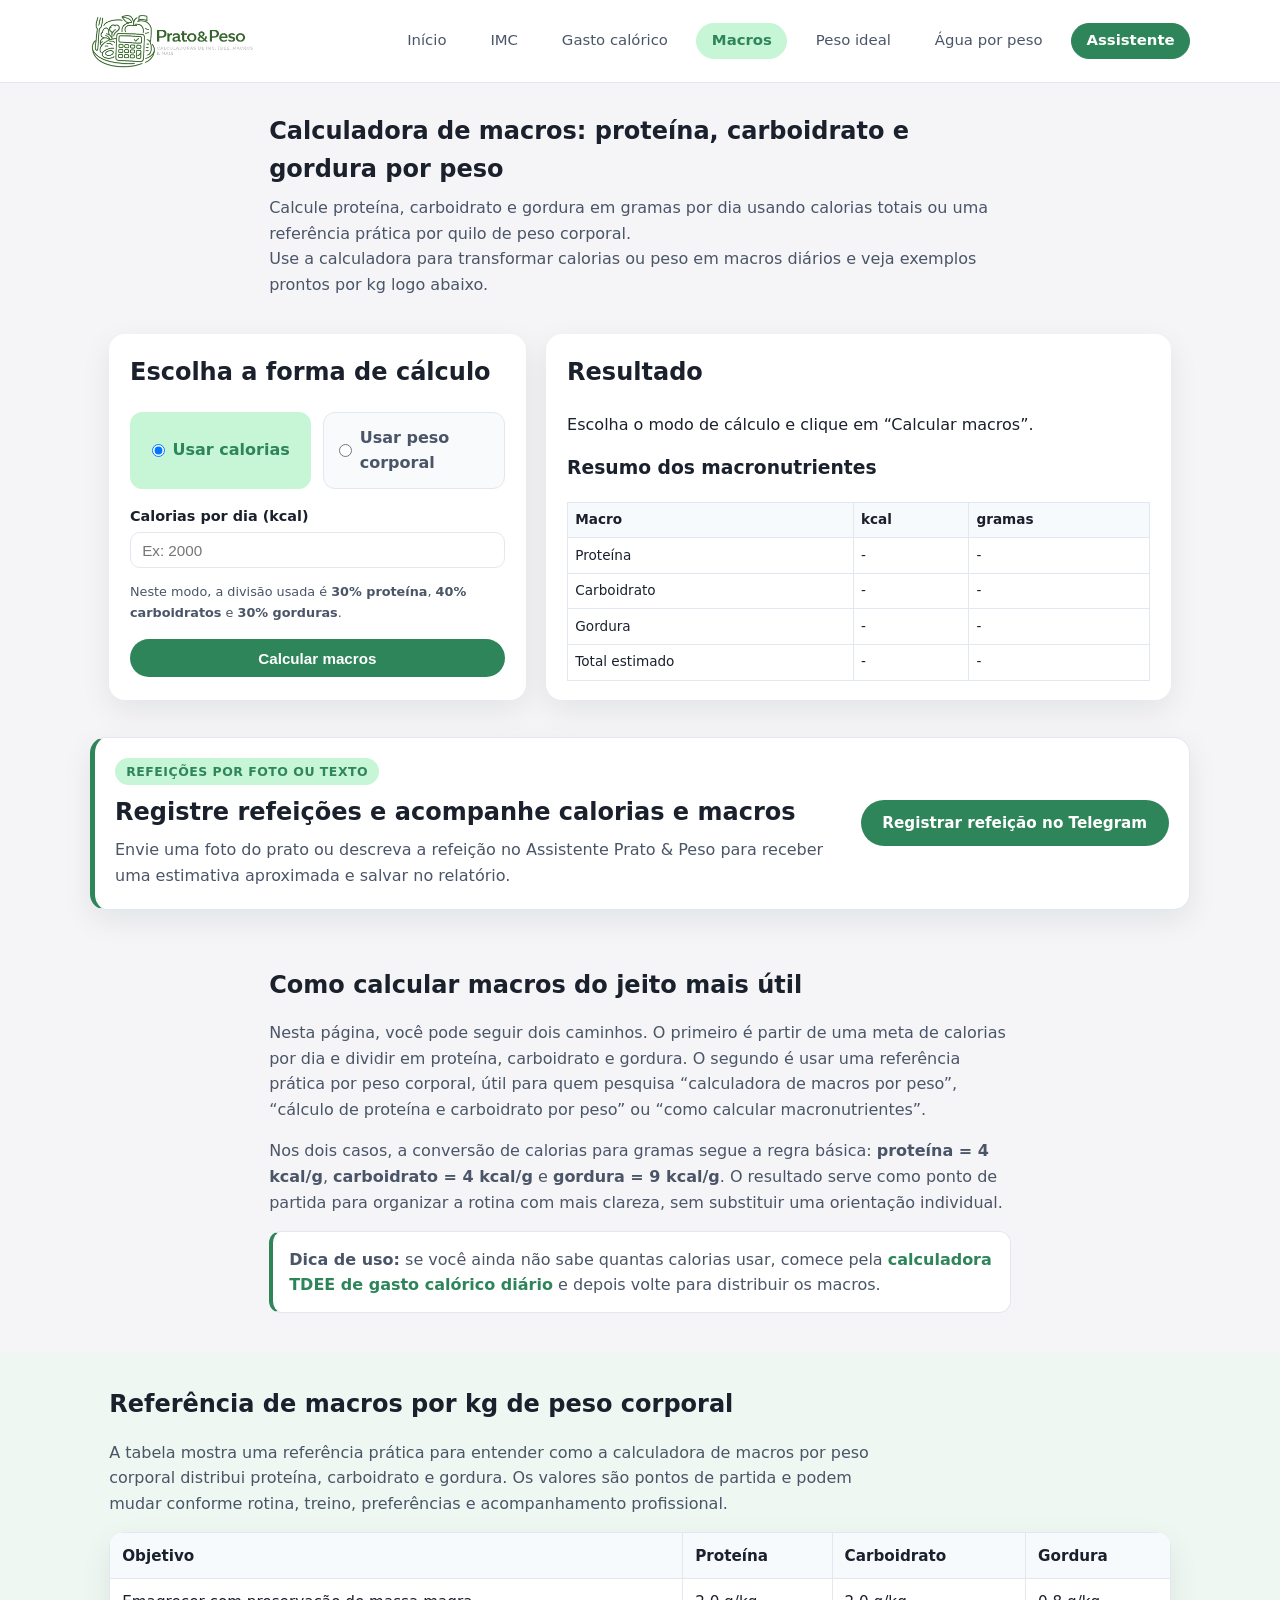
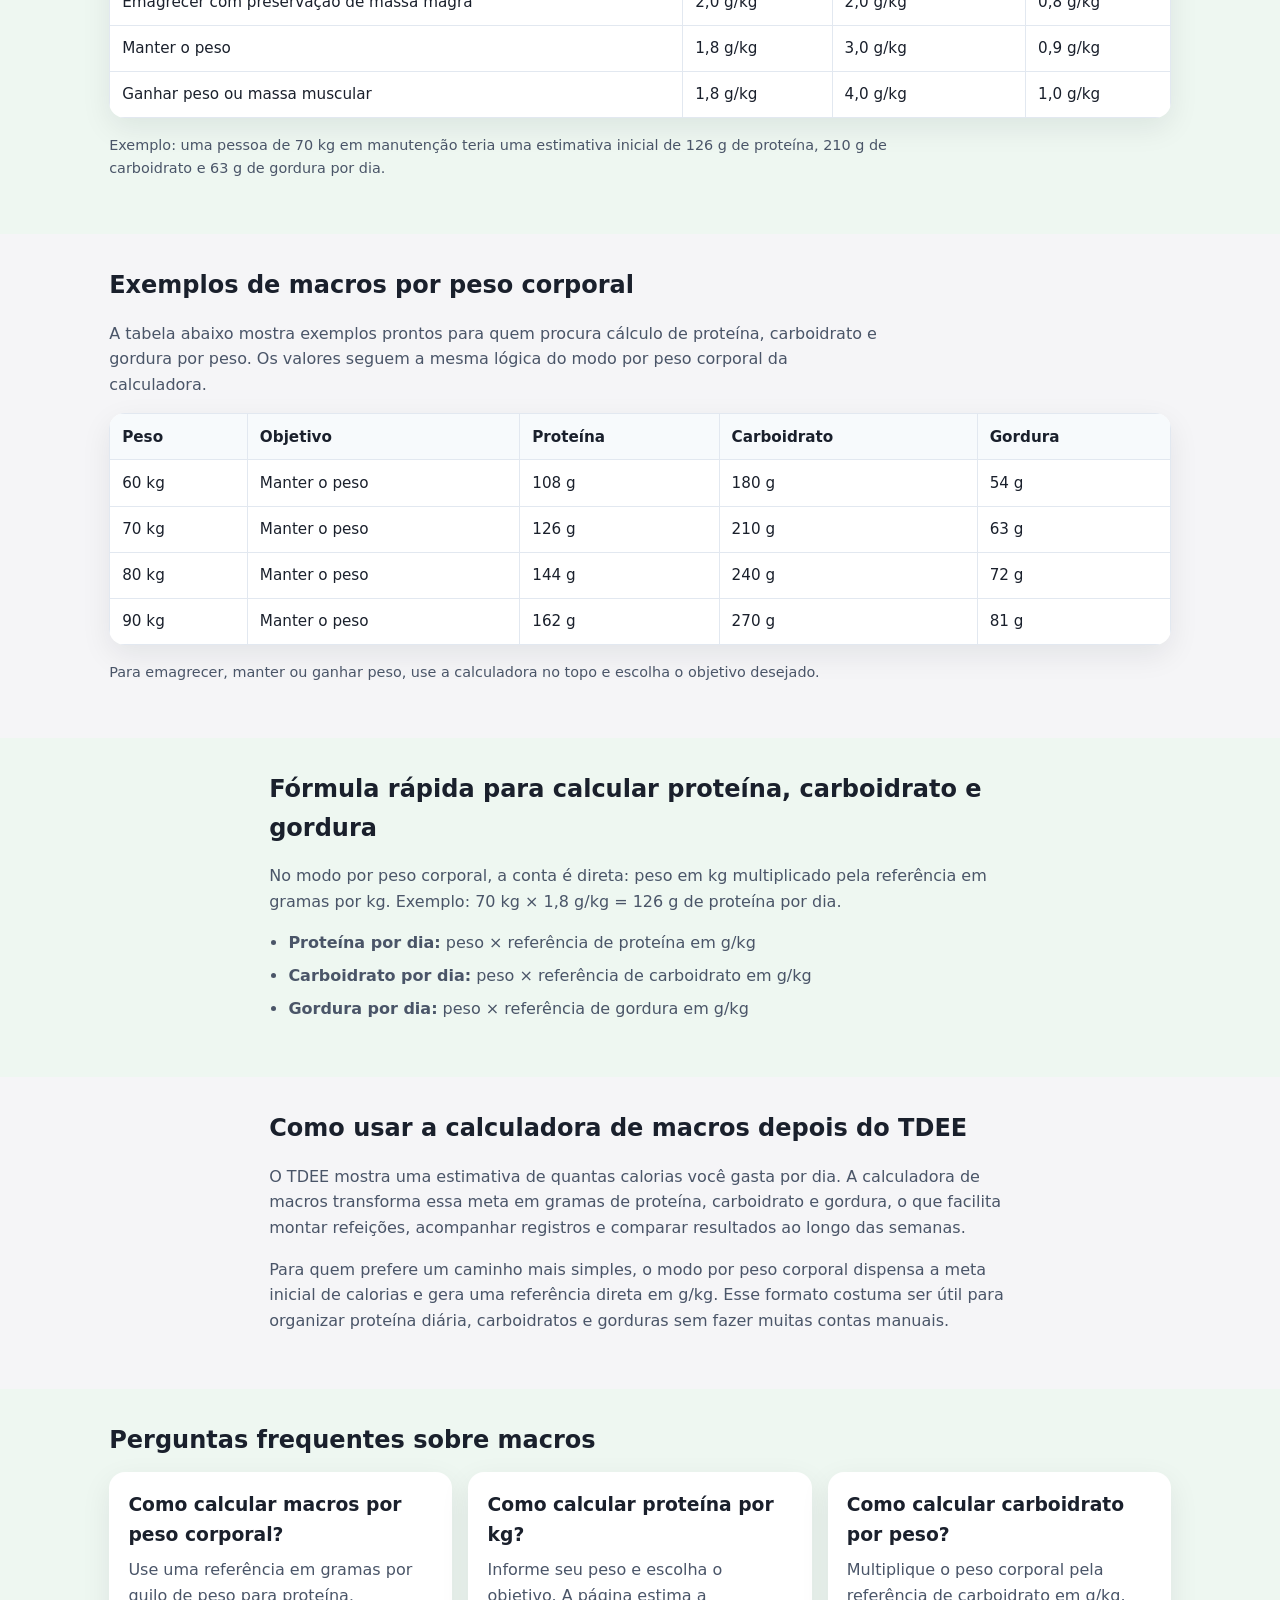
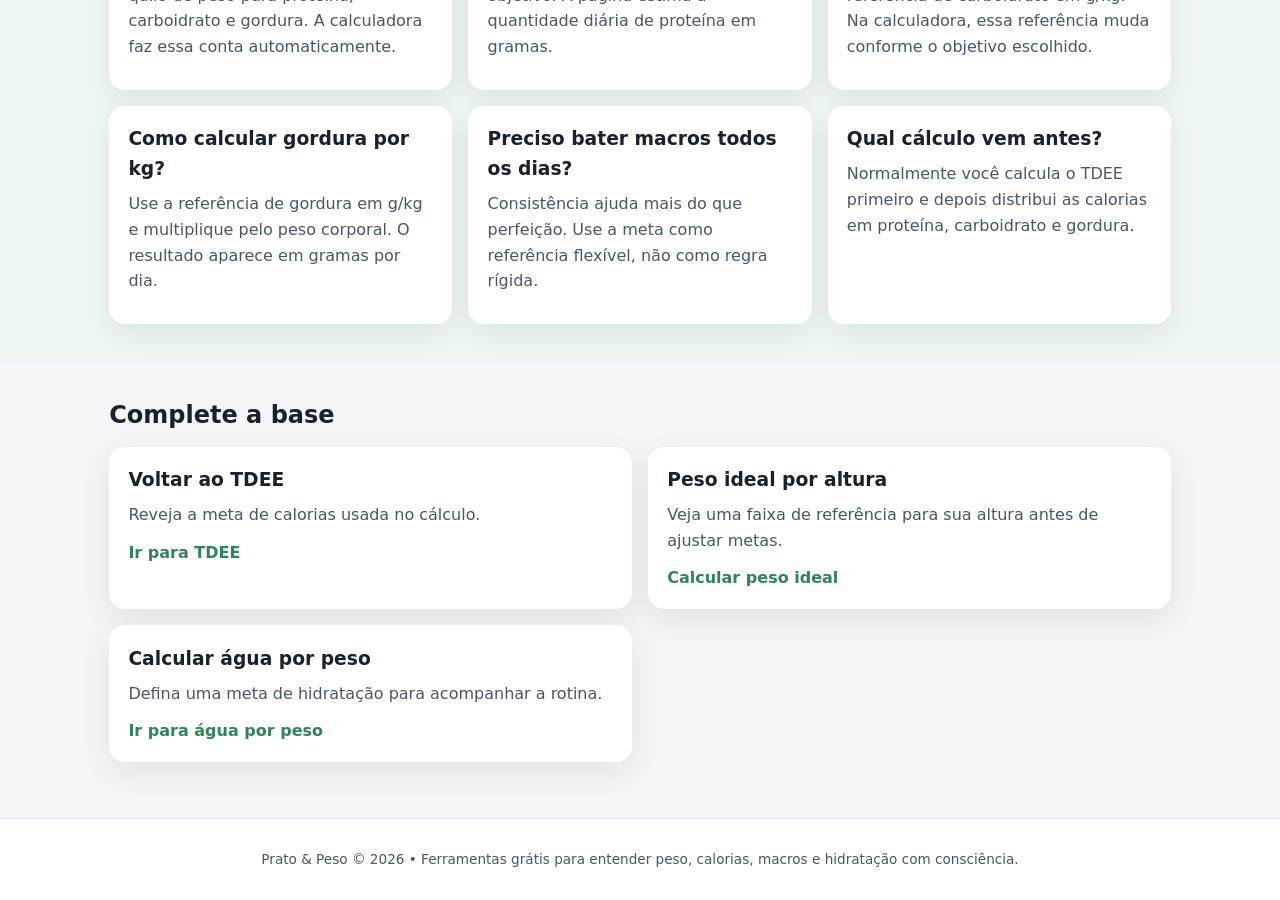
<file: macros.html>
<!DOCTYPE html>
<html lang="pt-BR">
<head>
  <meta charset="UTF-8">
  <title>Calculadora de Macros: proteína, carboidrato e gordura por peso | Prato &amp; Peso</title>
  <meta name="viewport" content="width=device-width, initial-scale=1.0">
  <meta name="description" content="Calcule macros por peso ou calorias: proteína, carboidrato e gordura em gramas por dia, com tabela por kg e exemplos práticos.">
  <meta name="robots" content="index,follow,max-image-preview:large">
  <link rel="canonical" href="https://pratoepeso.com.br/macros.html">
  <link rel="icon" href="favicon.ico" sizes="any">
  <link rel="icon" href="favicon-32.png" type="image/png" sizes="32x32">
  <link rel="icon" href="favicon-192.png" type="image/png" sizes="192x192">
  <link rel="apple-touch-icon" href="apple-touch-icon.png">
  <meta property="og:locale" content="pt_BR">
  <meta property="og:type" content="website">
  <meta property="og:site_name" content="Prato &amp; Peso">
  <meta property="og:title" content="Calculadora de Macros: proteína, carboidrato e gordura por peso | Prato &amp; Peso">
  <meta property="og:description" content="Calcule macros por peso ou calorias: proteína, carboidrato e gordura em gramas por dia, com tabela por kg e exemplos práticos.">
  <meta property="og:url" content="https://pratoepeso.com.br/macros.html">
  <meta property="og:image" content="https://pratoepeso.com.br/assets/logo-social.png">
  <meta name="twitter:card" content="summary_large_image">
  <meta name="twitter:title" content="Calculadora de Macros: proteína, carboidrato e gordura por peso | Prato &amp; Peso">
  <meta name="twitter:description" content="Calcule macros por peso ou calorias: proteína, carboidrato e gordura em gramas por dia, com tabela por kg e exemplos práticos.">
  <meta name="twitter:image" content="https://pratoepeso.com.br/assets/logo-social.png">
  <link rel="stylesheet" href="style.css">
  <!-- Google tag (gtag.js) -->
  <script async src="https://www.googletagmanager.com/gtag/js?id=G-JHK8WVE0EN"></script>
  <script>
    window.dataLayer = window.dataLayer || [];
    function gtag(){dataLayer.push(arguments);}
    gtag('js', new Date());
    gtag('config', 'G-JHK8WVE0EN');
  </script>
  <script type="application/ld+json">{"@context":"https://schema.org","@graph":[{"@type":"Organization","name":"Prato & Peso","url":"https://pratoepeso.com.br/","logo":"https://pratoepeso.com.br/favicon-512.png","image":"https://pratoepeso.com.br/assets/logo-social.png"},{"@type":"WebPage","name":"Calculadora de macros: proteína, carboidrato e gordura por peso","description":"Calcule macros por peso corporal ou calorias, com tabela em g/kg e exemplos de proteína, carboidrato e gordura.","url":"https://pratoepeso.com.br/macros.html","isPartOf":{"@type":"WebSite","name":"Prato & Peso","url":"https://pratoepeso.com.br/"},"about":["calculadora de macros por peso","proteína por kg","carboidrato por kg","gordura por kg","macronutrientes"]},{"@type":"BreadcrumbList","itemListElement":[{"@type":"ListItem","position":1,"name":"Início","item":"https://pratoepeso.com.br/"},{"@type":"ListItem","position":2,"name":"Calculadora de macros","item":"https://pratoepeso.com.br/macros.html"}]},{"@type":"FAQPage","mainEntity":[{"@type":"Question","name":"Como calcular macros por peso corporal?","acceptedAnswer":{"@type":"Answer","text":"Use uma referência em gramas por quilo de peso corporal para proteína, carboidrato e gordura. A calculadora faz essa conta conforme o objetivo escolhido."}},{"@type":"Question","name":"Como calcular proteína por kg?","acceptedAnswer":{"@type":"Answer","text":"Informe seu peso e escolha o objetivo. A página estima a proteína diária em gramas usando uma referência prática por quilo."}},{"@type":"Question","name":"Como calcular carboidrato por peso?","acceptedAnswer":{"@type":"Answer","text":"Multiplique o peso corporal pela referência de carboidrato em g/kg. A calculadora usa referências diferentes para emagrecer, manter ou ganhar peso."}},{"@type":"Question","name":"Como calcular gordura por kg?","acceptedAnswer":{"@type":"Answer","text":"Multiplique o peso corporal pela referência de gordura em g/kg. O resultado é exibido em gramas por dia."}},{"@type":"Question","name":"Devo calcular TDEE antes dos macros?","acceptedAnswer":{"@type":"Answer","text":"Quando você quer partir de calorias, o TDEE ajuda a estimar o gasto calórico diário. Depois, a meta de calorias pode ser distribuída em macros."}},{"@type":"Question","name":"Preciso bater macros todos os dias?","acceptedAnswer":{"@type":"Answer","text":"Não precisa tratar a meta como regra rígida. Os valores servem como referência inicial e podem ser ajustados conforme rotina, preferências e orientação profissional."}}]}]}</script>
    <!-- Google AdSense -->
    <script async src="https://pagead2.googlesyndication.com/pagead/js/adsbygoogle.js?client=ca-pub-6124393666586707"
     crossorigin="anonymous"></script>
</head>
<body>
  <header class="site-header">
    <div class="container header-content">
      <a href="/" class="logo" aria-label="Prato &amp; Peso - página inicial">
        <img src="assets/logo-prato-peso.png" alt="Prato &amp; Peso" class="logo-image">
      </a>
      <nav class="main-nav" aria-label="Navegação principal">
        <a href="/">Início</a>
        <a href="/imc.html">IMC</a>
        <a href="/tdee.html">Gasto calórico</a>
        <a href="/macros.html" class="active">Macros</a>
        <a href="/peso-ideal.html">Peso ideal</a>
        <a href="/agua.html">Água por peso</a>
        <a href="https://t.me/pratoepeso_bot" class="nav-telegram" target="_blank" rel="noopener">Assistente</a>
      </nav>
    </div>
  </header>

  <main>
    <section class="page-header">
      <div class="container narrow-content">
        <h1>Calculadora de macros: proteína, carboidrato e gordura por peso</h1>
        <p>Calcule proteína, carboidrato e gordura em gramas por dia usando calorias totais ou uma referência prática por quilo de peso corporal.</p>
        <p>Use a calculadora para transformar calorias ou peso em macros diários e veja exemplos prontos por kg logo abaixo.</p>
      </div>
    </section>

    <section class="calc-section">
      <div class="container calc-grid">
        <div class="calc-card">
          <h2>Escolha a forma de cálculo</h2>
          <form id="macros-form">
            <div class="mode-switch" role="radiogroup" aria-label="Modo da calculadora de macros">
              <label class="mode-option active">
                <input type="radio" name="modo-macros" value="calorias" checked>
                <span>Usar calorias</span>
              </label>
              <label class="mode-option">
                <input type="radio" name="modo-macros" value="peso">
                <span>Usar peso corporal</span>
              </label>
            </div>

            <div id="modo-calorias" class="mode-panel active">
              <div class="form-group">
                <label for="calorias">Calorias por dia (kcal)</label>
                <input type="number" id="calorias" placeholder="Ex: 2000" min="1" step="1" inputmode="numeric">
              </div>
              <p class="form-hint">Neste modo, a divisão usada é <strong>30% proteína</strong>, <strong>40% carboidratos</strong> e <strong>30% gorduras</strong>.</p>
            </div>

            <div id="modo-peso" class="mode-panel is-hidden">
              <div class="form-group">
                <label for="peso-macros">Peso corporal (kg)</label>
                <input type="number" id="peso-macros" placeholder="Ex: 89,9" min="1" step="0.1" inputmode="decimal">
              </div>
              <div class="form-group">
                <label for="objetivo-macros">Objetivo</label>
                <select id="objetivo-macros">
                  <option value="emagrecer">Emagrecer</option>
                  <option value="manter" selected>Manter o peso</option>
                  <option value="ganhar">Ganhar peso</option>
                </select>
              </div>
              <p class="form-hint">Neste modo, usamos uma referência prática em <strong>gramas por quilo</strong> para proteína, carboidrato e gordura.</p>
            </div>

            <button type="submit" class="btn primary full-width">Calcular macros</button>
          </form>
        </div>

        <div class="result-card">
          <h2>Resultado</h2>
          <div id="resultado-macros" class="result-main" aria-live="polite">
            <p>Escolha o modo de cálculo e clique em “Calcular macros”.</p>
          </div>
          <div class="result-table">
            <h3>Resumo dos macronutrientes</h3>
            <table>
              <thead><tr><th>Macro</th><th>kcal</th><th>gramas</th></tr></thead>
              <tbody>
                <tr><td>Proteína</td><td id="kcal-proteina">-</td><td id="g-proteina">-</td></tr>
                <tr><td>Carboidrato</td><td id="kcal-carbo">-</td><td id="g-carbo">-</td></tr>
                <tr><td>Gordura</td><td id="kcal-gordura">-</td><td id="g-gordura">-</td></tr>
                <tr><td>Total estimado</td><td id="kcal-total">-</td><td id="g-total">-</td></tr>
              </tbody>
            </table>
          </div>
        </div>
      </div>
    </section>


    <section class="assistant-cta">
      <div class="container assistant-cta-card">
        <div>
          <span class="eyebrow">Refeições por foto ou texto</span>
          <h2>Registre refeições e acompanhe calorias e macros</h2>
          <p>Envie uma foto do prato ou descreva a refeição no Assistente Prato &amp; Peso para receber uma estimativa aproximada e salvar no relatório.</p>
        </div>
        <a href="https://t.me/pratoepeso_bot" class="btn primary" target="_blank" rel="noopener">Registrar refeição no Telegram</a>
      </div>
    </section>

    <section class="content-section">
      <div class="container narrow-content">
        <h2>Como calcular macros do jeito mais útil</h2>
        <p>
          Nesta página, você pode seguir dois caminhos. O primeiro é partir de uma meta de calorias por dia e dividir em proteína, carboidrato e gordura. O segundo é usar uma referência prática por peso corporal, útil para quem pesquisa “calculadora de macros por peso”, “cálculo de proteína e carboidrato por peso” ou “como calcular macronutrientes”.
        </p>
        <p>
          Nos dois casos, a conversão de calorias para gramas segue a regra básica: <strong>proteína = 4 kcal/g</strong>, <strong>carboidrato = 4 kcal/g</strong> e <strong>gordura = 9 kcal/g</strong>. O resultado serve como ponto de partida para organizar a rotina com mais clareza, sem substituir uma orientação individual.
        </p>
        <div class="note-box">
          <strong>Dica de uso:</strong> se você ainda não sabe quantas calorias usar, comece pela <a href="/tdee.html" class="text-link">calculadora TDEE de gasto calórico diário</a> e depois volte para distribuir os macros.
        </div>
      </div>
    </section>

    <section class="content-section section-soft">
      <div class="container">
        <h2>Referência de macros por kg de peso corporal</h2>
        <p>
          A tabela mostra uma referência prática para entender como a calculadora de macros por peso corporal distribui proteína, carboidrato e gordura. Os valores são pontos de partida e podem mudar conforme rotina, treino, preferências e acompanhamento profissional.
        </p>
        <div class="reference-table">
          <table>
            <thead>
              <tr>
                <th>Objetivo</th>
                <th>Proteína</th>
                <th>Carboidrato</th>
                <th>Gordura</th>
              </tr>
            </thead>
            <tbody>
              <tr><td>Emagrecer com preservação de massa magra</td><td>2,0 g/kg</td><td>2,0 g/kg</td><td>0,8 g/kg</td></tr>
              <tr><td>Manter o peso</td><td>1,8 g/kg</td><td>3,0 g/kg</td><td>0,9 g/kg</td></tr>
              <tr><td>Ganhar peso ou massa muscular</td><td>1,8 g/kg</td><td>4,0 g/kg</td><td>1,0 g/kg</td></tr>
            </tbody>
          </table>
        </div>
        <p class="table-hint">Exemplo: uma pessoa de 70 kg em manutenção teria uma estimativa inicial de 126 g de proteína, 210 g de carboidrato e 63 g de gordura por dia.</p>
      </div>
    </section>



    <section class="content-section">
      <div class="container">
        <h2>Exemplos de macros por peso corporal</h2>
        <p>
          A tabela abaixo mostra exemplos prontos para quem procura cálculo de proteína, carboidrato e gordura por peso. Os valores seguem a mesma lógica do modo por peso corporal da calculadora.
        </p>
        <div class="reference-table">
          <table>
            <thead>
              <tr>
                <th>Peso</th>
                <th>Objetivo</th>
                <th>Proteína</th>
                <th>Carboidrato</th>
                <th>Gordura</th>
              </tr>
            </thead>
            <tbody>
              <tr><td>60 kg</td><td>Manter o peso</td><td>108 g</td><td>180 g</td><td>54 g</td></tr>
              <tr><td>70 kg</td><td>Manter o peso</td><td>126 g</td><td>210 g</td><td>63 g</td></tr>
              <tr><td>80 kg</td><td>Manter o peso</td><td>144 g</td><td>240 g</td><td>72 g</td></tr>
              <tr><td>90 kg</td><td>Manter o peso</td><td>162 g</td><td>270 g</td><td>81 g</td></tr>
            </tbody>
          </table>
        </div>
        <p class="table-hint">Para emagrecer, manter ou ganhar peso, use a calculadora no topo e escolha o objetivo desejado.</p>
      </div>
    </section>

    <section class="content-section section-soft">
      <div class="container narrow-content">
        <h2>Fórmula rápida para calcular proteína, carboidrato e gordura</h2>
        <p>
          No modo por peso corporal, a conta é direta: peso em kg multiplicado pela referência em gramas por kg. Exemplo: 70 kg × 1,8 g/kg = 126 g de proteína por dia.
        </p>
        <ul class="formula-list">
          <li><strong>Proteína por dia:</strong> peso × referência de proteína em g/kg</li>
          <li><strong>Carboidrato por dia:</strong> peso × referência de carboidrato em g/kg</li>
          <li><strong>Gordura por dia:</strong> peso × referência de gordura em g/kg</li>
        </ul>
      </div>
    </section>

    <section class="content-section">
      <div class="container narrow-content">
        <h2>Como usar a calculadora de macros depois do TDEE</h2>
        <p>
          O TDEE mostra uma estimativa de quantas calorias você gasta por dia. A calculadora de macros transforma essa meta em gramas de proteína, carboidrato e gordura, o que facilita montar refeições, acompanhar registros e comparar resultados ao longo das semanas.
        </p>
        <p>
          Para quem prefere um caminho mais simples, o modo por peso corporal dispensa a meta inicial de calorias e gera uma referência direta em g/kg. Esse formato costuma ser útil para organizar proteína diária, carboidratos e gorduras sem fazer muitas contas manuais.
        </p>
      </div>
    </section>

    <section class="content-section section-soft">
      <div class="container">
        <h2>Perguntas frequentes sobre macros</h2>
        <div class="faq-grid">
          <article class="faq-item"><h3>Como calcular macros por peso corporal?</h3><p>Use uma referência em gramas por quilo de peso para proteína, carboidrato e gordura. A calculadora faz essa conta automaticamente.</p></article>
          <article class="faq-item"><h3>Como calcular proteína por kg?</h3><p>Informe seu peso e escolha o objetivo. A página estima a quantidade diária de proteína em gramas.</p></article>
          <article class="faq-item"><h3>Como calcular carboidrato por peso?</h3><p>Multiplique o peso corporal pela referência de carboidrato em g/kg. Na calculadora, essa referência muda conforme o objetivo escolhido.</p></article>
          <article class="faq-item"><h3>Como calcular gordura por kg?</h3><p>Use a referência de gordura em g/kg e multiplique pelo peso corporal. O resultado aparece em gramas por dia.</p></article>
          <article class="faq-item"><h3>Preciso bater macros todos os dias?</h3><p>Consistência ajuda mais do que perfeição. Use a meta como referência flexível, não como regra rígida.</p></article>
          <article class="faq-item"><h3>Qual cálculo vem antes?</h3><p>Normalmente você calcula o TDEE primeiro e depois distribui as calorias em proteína, carboidrato e gordura.</p></article>
        </div>
      </div>
    </section>

    <section class="content-section">
      <div class="container">
        <h2>Complete a base</h2>
        <div class="feature-grid compact-grid">
          <article class="feature-card"><h3>Voltar ao TDEE</h3><p>Reveja a meta de calorias usada no cálculo.</p><a href="/tdee.html" class="text-link">Ir para TDEE</a></article>
          <article class="feature-card"><h3>Peso ideal por altura</h3><p>Veja uma faixa de referência para sua altura antes de ajustar metas.</p><a href="/peso-ideal.html" class="text-link">Calcular peso ideal</a></article>
          <article class="feature-card"><h3>Calcular água por peso</h3><p>Defina uma meta de hidratação para acompanhar a rotina.</p><a href="/agua.html" class="text-link">Ir para água por peso</a></article>
        </div>
      </div>
    </section>
  </main>

  <footer class="site-footer">
    <div class="container footer-content">
      <p>Prato &amp; Peso &copy; <span id="year"></span> • Ferramentas grátis para entender peso, calorias, macros e hidratação com consciência.</p>
    </div>
  </footer>

  <script>
    document.getElementById('year').textContent = new Date().getFullYear();
  </script>
  <script src="macros.js"></script>
</body>
</html>
</file>
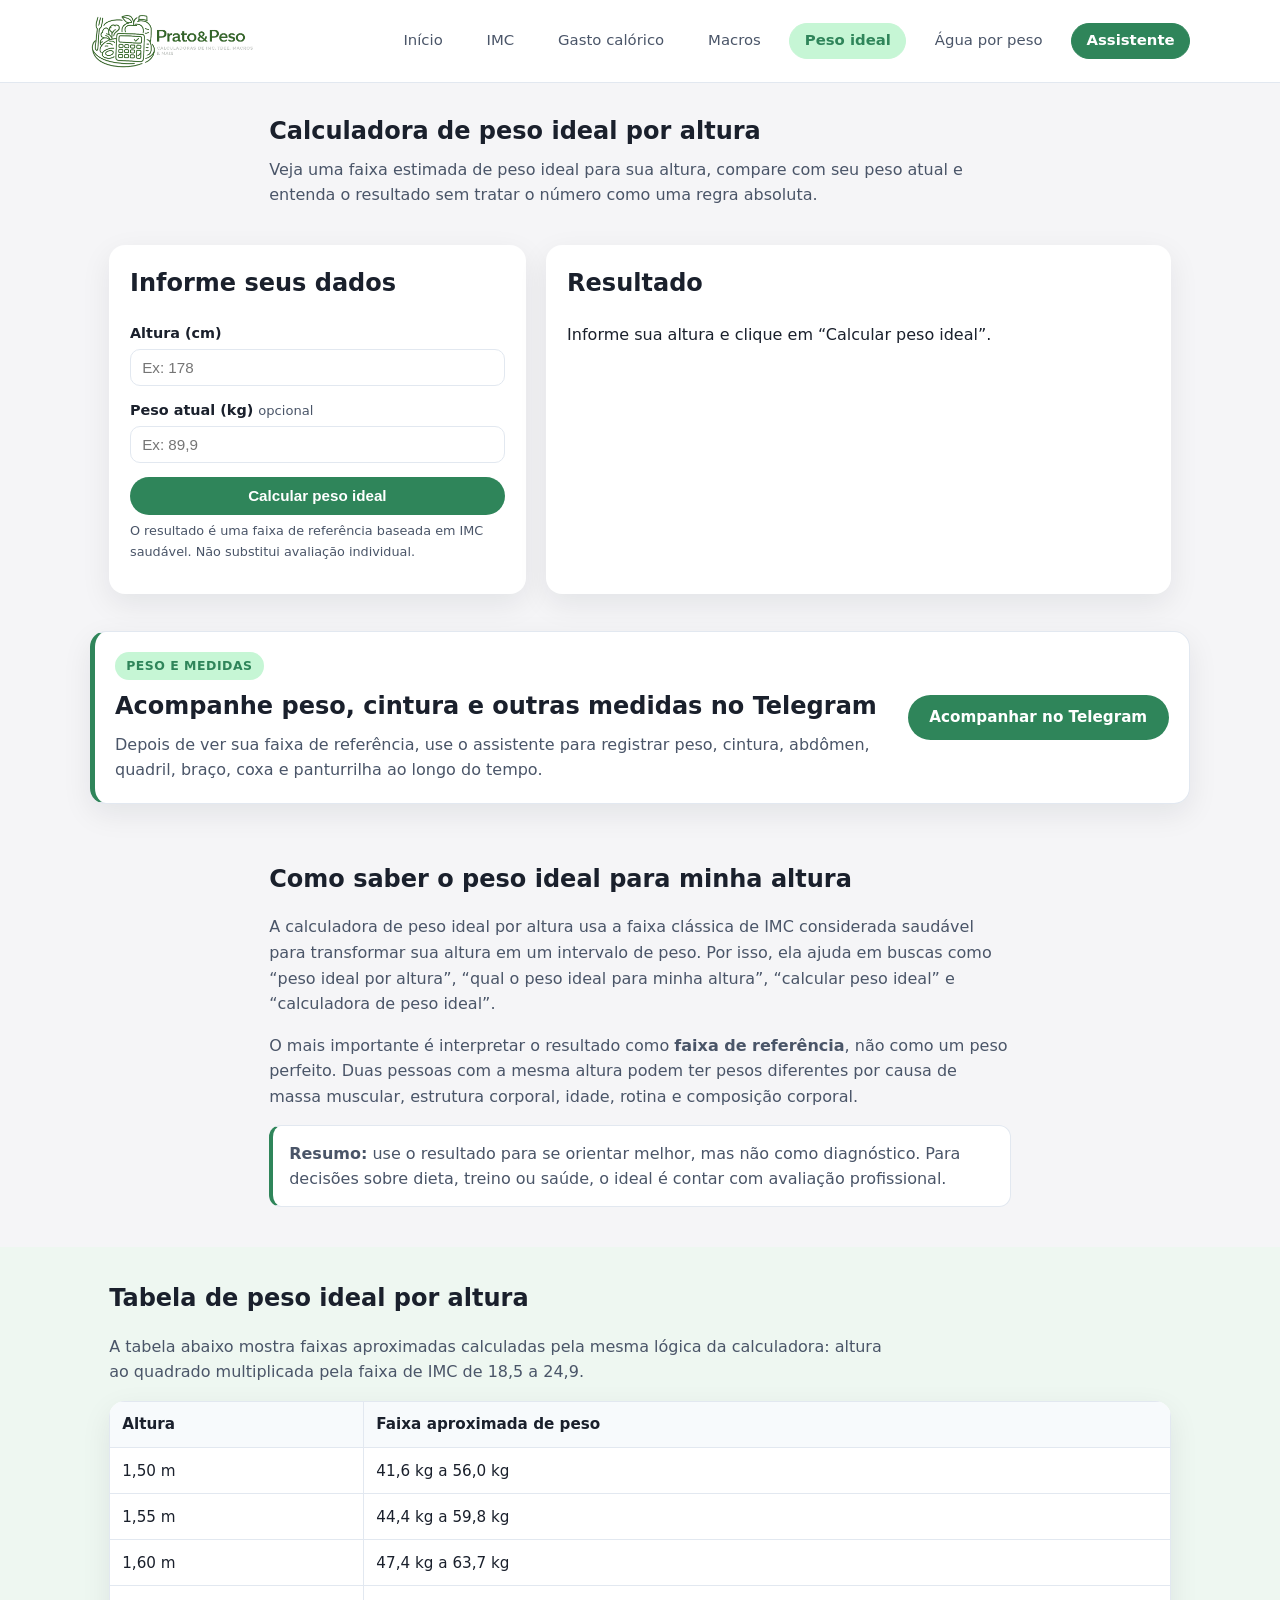
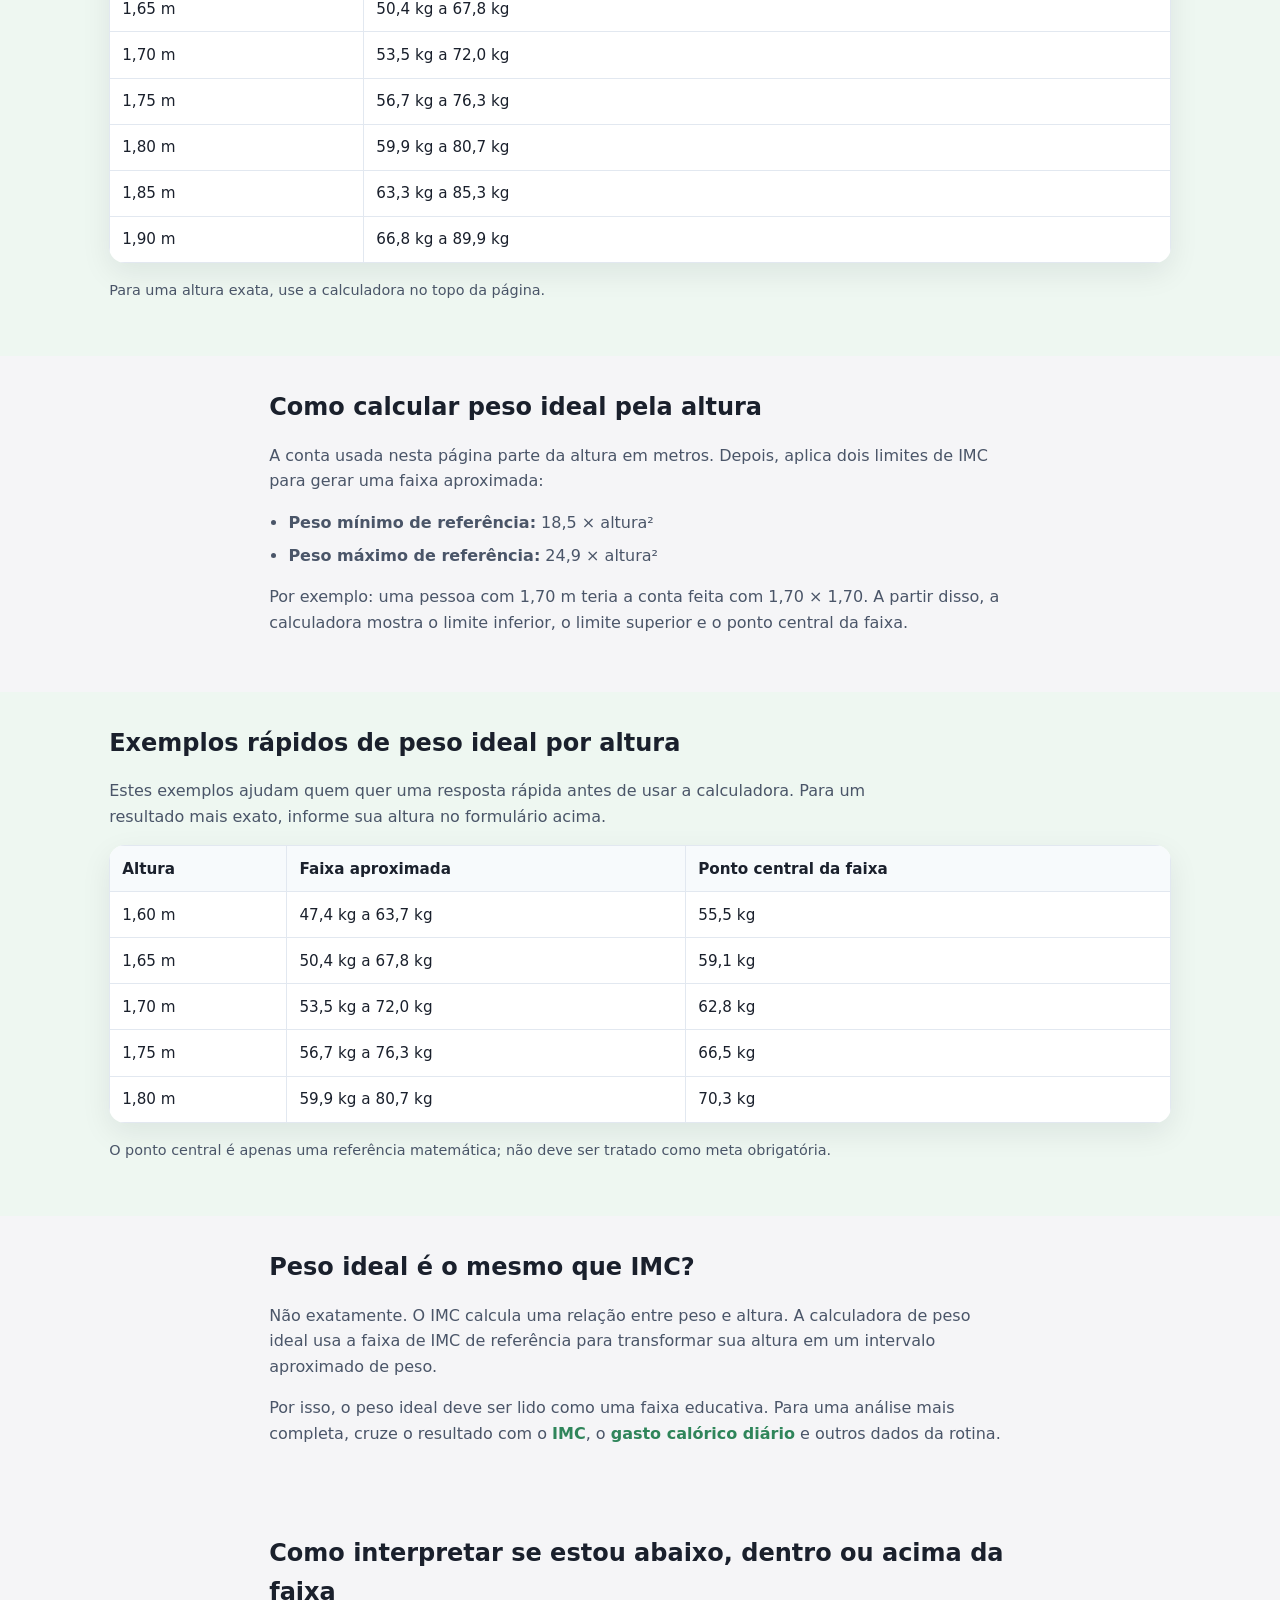
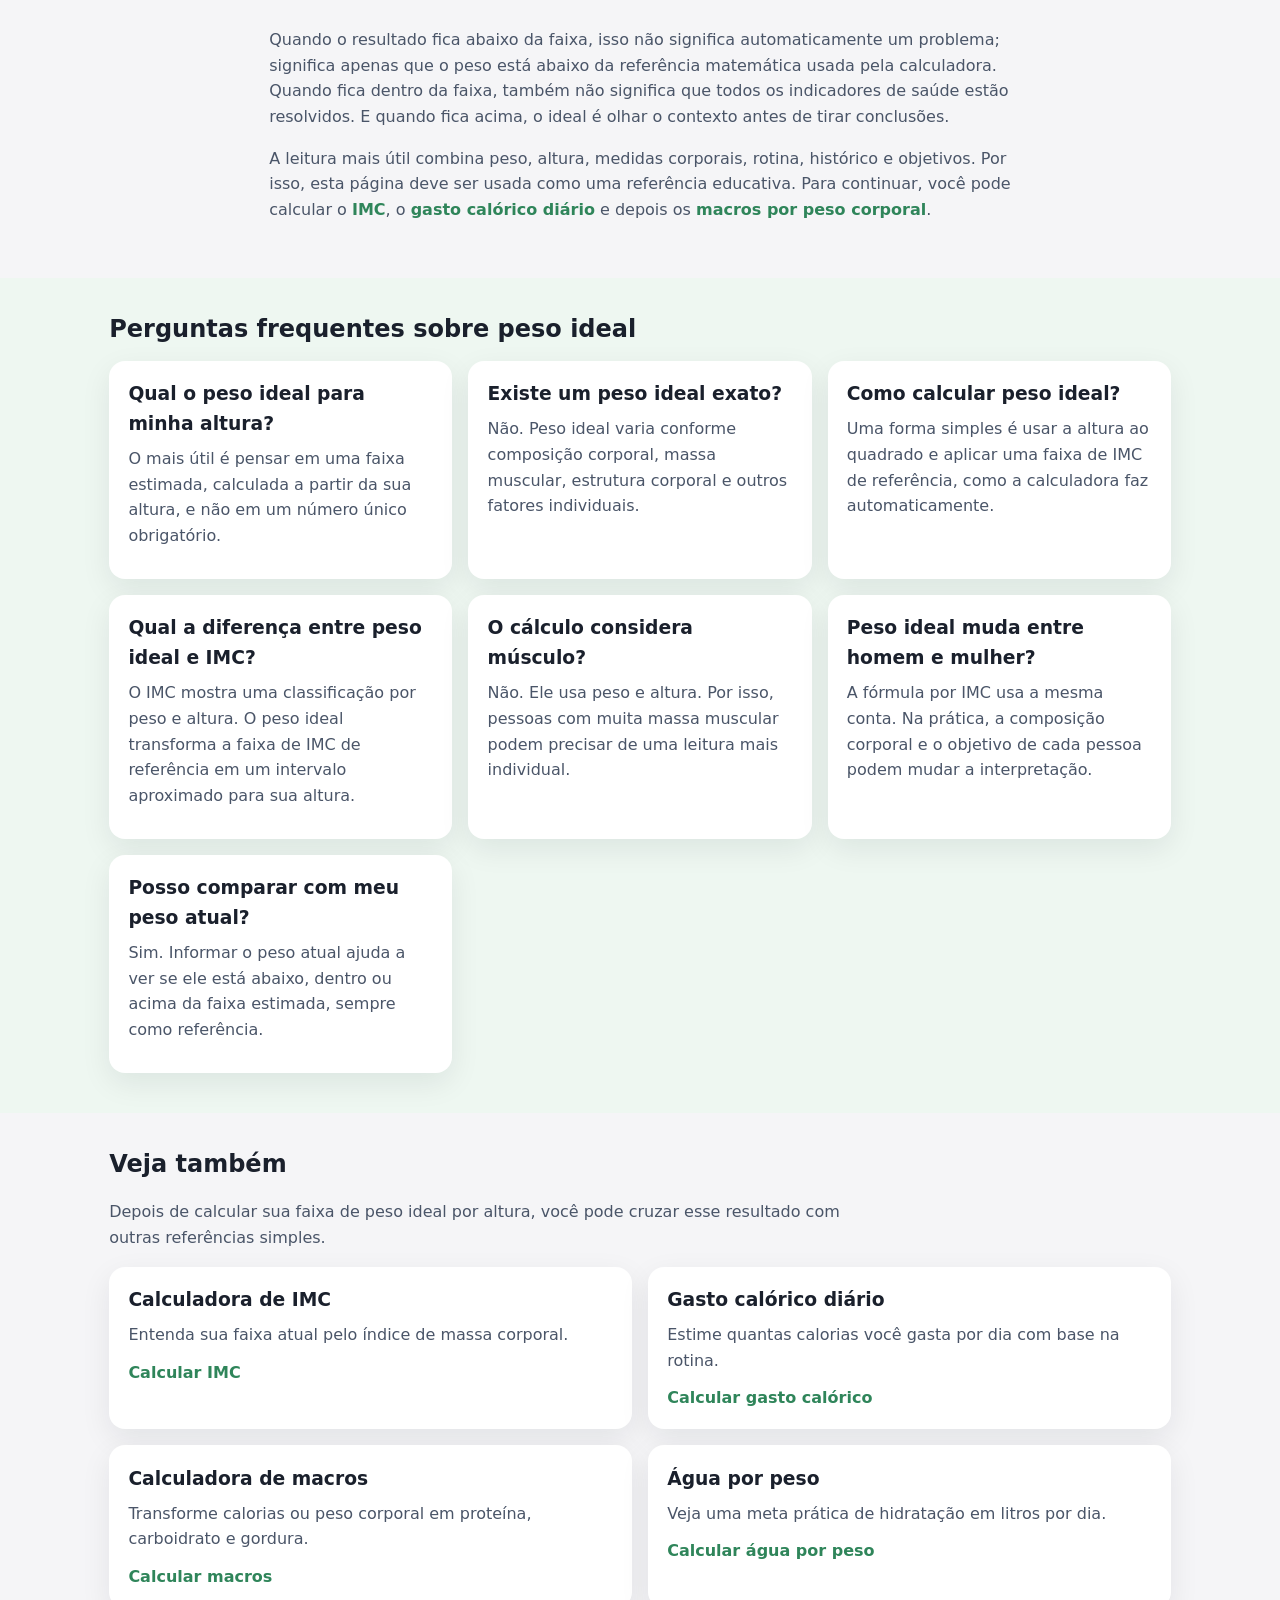
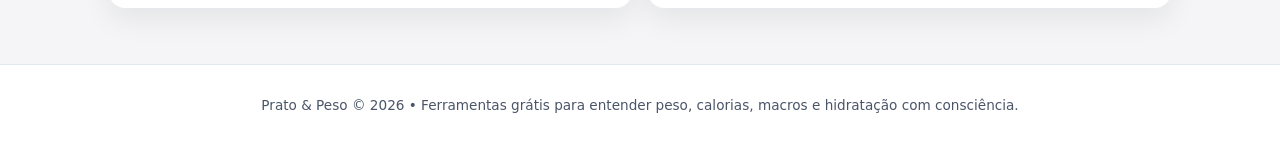
<file: peso-ideal.html>
<!DOCTYPE html>
<html lang="pt-BR">
<head>
  <meta charset="UTF-8">
  <title>Calculadora de Peso Ideal por Altura: tabela e faixa saudável | Prato &amp; Peso</title>
  <meta name="viewport" content="width=device-width, initial-scale=1.0">
  <meta name="description" content="Calcule seu peso ideal por altura, veja uma faixa de referência, tabela por altura e exemplos para comparar com seu peso atual.">
  <meta name="robots" content="index,follow,max-image-preview:large">
  <link rel="canonical" href="https://pratoepeso.com.br/peso-ideal.html">
  <link rel="icon" href="favicon.ico" sizes="any">
  <link rel="icon" href="favicon-32.png" type="image/png" sizes="32x32">
  <link rel="icon" href="favicon-192.png" type="image/png" sizes="192x192">
  <link rel="apple-touch-icon" href="apple-touch-icon.png">
  <meta property="og:locale" content="pt_BR">
  <meta property="og:type" content="website">
  <meta property="og:site_name" content="Prato &amp; Peso">
  <meta property="og:title" content="Calculadora de Peso Ideal por Altura: tabela e faixa saudável | Prato &amp; Peso">
  <meta property="og:description" content="Calcule seu peso ideal por altura, veja uma faixa de referência, tabela por altura e exemplos para comparar com seu peso atual.">
  <meta property="og:url" content="https://pratoepeso.com.br/peso-ideal.html">
  <meta property="og:image" content="https://pratoepeso.com.br/assets/logo-social.png">
  <meta name="twitter:card" content="summary_large_image">
  <meta name="twitter:title" content="Calculadora de Peso Ideal por Altura: tabela e faixa saudável | Prato &amp; Peso">
  <meta name="twitter:description" content="Calcule seu peso ideal por altura, veja uma faixa de referência, tabela por altura e exemplos para comparar com seu peso atual.">
  <meta name="twitter:image" content="https://pratoepeso.com.br/assets/logo-social.png">
  <link rel="stylesheet" href="style.css">
  <!-- Google tag (gtag.js) -->
  <script async src="https://www.googletagmanager.com/gtag/js?id=G-JHK8WVE0EN"></script>
  <script>
    window.dataLayer = window.dataLayer || [];
    function gtag(){dataLayer.push(arguments);}
    gtag('js', new Date());
    gtag('config', 'G-JHK8WVE0EN');
  </script>
  <script type="application/ld+json">{"@context":"https://schema.org","@graph":[{"@type":"Organization","name":"Prato & Peso","url":"https://pratoepeso.com.br/","logo":"https://pratoepeso.com.br/favicon-512.png","image":"https://pratoepeso.com.br/assets/logo-social.png"},{"@type":"WebSite","name":"Prato & Peso","url":"https://pratoepeso.com.br/","description":"Calculadoras gratuitas de peso ideal, TDEE, macros, IMC e água por peso.","publisher":{"@type":"Organization","name":"Prato & Peso"}},{"@type":"WebPage","name":"Calculadora de peso ideal por altura","description":"Calcule uma faixa de peso ideal por altura, veja tabela de referência e compare com seu peso atual.","url":"https://pratoepeso.com.br/peso-ideal.html","isPartOf":{"@type":"WebSite","name":"Prato & Peso","url":"https://pratoepeso.com.br/"},"about":["calculadora de peso ideal","peso ideal por altura","qual o peso ideal para minha altura","tabela de peso ideal","IMC saudável"]},{"@type":"BreadcrumbList","itemListElement":[{"@type":"ListItem","position":1,"name":"Início","item":"https://pratoepeso.com.br/"},{"@type":"ListItem","position":2,"name":"Calculadora de peso ideal","item":"https://pratoepeso.com.br/peso-ideal.html"}]},{"@type":"FAQPage","mainEntity":[{"@type":"Question","name":"Qual o peso ideal para minha altura?","acceptedAnswer":{"@type":"Answer","text":"O mais útil é pensar em uma faixa estimada, não em um único número fixo. Esta calculadora usa a referência de IMC saudável para gerar o intervalo pela altura."}},{"@type":"Question","name":"Como calcular peso ideal pela altura?","acceptedAnswer":{"@type":"Answer","text":"A conta usa a altura ao quadrado multiplicada pela faixa de IMC de referência. Nesta página, usamos 18,5 como limite inferior e 24,9 como limite superior."}},{"@type":"Question","name":"Peso ideal é um número exato?","acceptedAnswer":{"@type":"Answer","text":"Não. Peso ideal deve ser interpretado como faixa de referência. Massa muscular, estrutura corporal, idade, rotina e composição corporal podem mudar a leitura."}},{"@type":"Question","name":"Qual a diferença entre peso ideal e IMC?","acceptedAnswer":{"@type":"Answer","text":"O IMC classifica a relação entre peso e altura. A calculadora de peso ideal usa a faixa de IMC de referência para gerar um intervalo aproximado pela altura."}},{"@type":"Question","name":"Peso ideal é diferente para homem e mulher?","acceptedAnswer":{"@type":"Answer","text":"A conta por IMC usa altura e peso, então a faixa matemática é a mesma. Na prática, composição corporal e objetivo individual podem variar entre pessoas."}},{"@type":"Question","name":"Posso comparar com meu peso atual?","acceptedAnswer":{"@type":"Answer","text":"Sim. A página permite informar o peso atual para mostrar se ele está abaixo, dentro ou acima da faixa estimada, sempre como referência educativa."}}]}]}</script>
    <!-- Google AdSense -->
    <script async src="https://pagead2.googlesyndication.com/pagead/js/adsbygoogle.js?client=ca-pub-6124393666586707"
     crossorigin="anonymous"></script>
</head>
<body>
  <header class="site-header">
    <div class="container header-content">
      <a href="/" class="logo" aria-label="Prato &amp; Peso - página inicial">
        <img src="assets/logo-prato-peso.png" alt="Prato &amp; Peso" class="logo-image">
      </a>
      <nav class="main-nav" aria-label="Navegação principal">
        <a href="/">Início</a>
        <a href="/imc.html">IMC</a>
        <a href="/tdee.html">Gasto calórico</a>
        <a href="/macros.html">Macros</a>
        <a href="/peso-ideal.html" class="active">Peso ideal</a>
        <a href="/agua.html">Água por peso</a>
        <a href="https://t.me/pratoepeso_bot" class="nav-telegram" target="_blank" rel="noopener">Assistente</a>
      </nav>
    </div>
  </header>

  <main>
    <section class="page-header">
      <div class="container narrow-content">
        <h1>Calculadora de peso ideal por altura</h1>
        <p>Veja uma faixa estimada de peso ideal para sua altura, compare com seu peso atual e entenda o resultado sem tratar o número como uma regra absoluta.</p>
      </div>
    </section>

    <section class="calc-section">
      <div class="container calc-grid">
        <div class="calc-card">
          <h2>Informe seus dados</h2>
          <form id="peso-ideal-form">
            <div class="form-group">
              <label for="altura">Altura (cm)</label>
              <input type="number" id="altura" placeholder="Ex: 178" min="50" max="250" step="0.1" inputmode="decimal" required>
            </div>
            <div class="form-group">
              <label for="peso-atual">Peso atual (kg) <span class="label-optional">opcional</span></label>
              <input type="number" id="peso-atual" placeholder="Ex: 89,9" min="1" step="0.1" inputmode="decimal">
            </div>
            <button type="submit" class="btn primary full-width">Calcular peso ideal</button>
            <p class="form-hint">O resultado é uma faixa de referência baseada em IMC saudável. Não substitui avaliação individual.</p>
          </form>
        </div>

        <div class="result-card">
          <h2>Resultado</h2>
          <div id="resultado-peso-ideal" class="result-main" aria-live="polite">
            <p>Informe sua altura e clique em “Calcular peso ideal”.</p>
          </div>
        </div>
      </div>
    </section>


    <section class="assistant-cta">
      <div class="container assistant-cta-card">
        <div>
          <span class="eyebrow">Peso e medidas</span>
          <h2>Acompanhe peso, cintura e outras medidas no Telegram</h2>
          <p>Depois de ver sua faixa de referência, use o assistente para registrar peso, cintura, abdômen, quadril, braço, coxa e panturrilha ao longo do tempo.</p>
        </div>
        <a href="https://t.me/pratoepeso_bot" class="btn primary" target="_blank" rel="noopener">Acompanhar no Telegram</a>
      </div>
    </section>

    <section class="content-section">
      <div class="container narrow-content">
        <h2>Como saber o peso ideal para minha altura</h2>
        <p>
          A calculadora de peso ideal por altura usa a faixa clássica de IMC considerada saudável para transformar sua altura em um intervalo de peso. Por isso, ela ajuda em buscas como “peso ideal por altura”, “qual o peso ideal para minha altura”, “calcular peso ideal” e “calculadora de peso ideal”.
        </p>
        <p>
          O mais importante é interpretar o resultado como <strong>faixa de referência</strong>, não como um peso perfeito. Duas pessoas com a mesma altura podem ter pesos diferentes por causa de massa muscular, estrutura corporal, idade, rotina e composição corporal.
        </p>
        <div class="note-box">
          <strong>Resumo:</strong> use o resultado para se orientar melhor, mas não como diagnóstico. Para decisões sobre dieta, treino ou saúde, o ideal é contar com avaliação profissional.
        </div>
      </div>
    </section>

    <section class="content-section section-soft">
      <div class="container">
        <h2>Tabela de peso ideal por altura</h2>
        <p>
          A tabela abaixo mostra faixas aproximadas calculadas pela mesma lógica da calculadora: altura ao quadrado multiplicada pela faixa de IMC de 18,5 a 24,9.
        </p>
        <div class="reference-table">
          <table>
            <thead>
              <tr>
                <th>Altura</th>
                <th>Faixa aproximada de peso</th>
              </tr>
            </thead>
            <tbody>
              <tr><td>1,50 m</td><td>41,6 kg a 56,0 kg</td></tr>
              <tr><td>1,55 m</td><td>44,4 kg a 59,8 kg</td></tr>
              <tr><td>1,60 m</td><td>47,4 kg a 63,7 kg</td></tr>
              <tr><td>1,65 m</td><td>50,4 kg a 67,8 kg</td></tr>
              <tr><td>1,70 m</td><td>53,5 kg a 72,0 kg</td></tr>
              <tr><td>1,75 m</td><td>56,7 kg a 76,3 kg</td></tr>
              <tr><td>1,80 m</td><td>59,9 kg a 80,7 kg</td></tr>
              <tr><td>1,85 m</td><td>63,3 kg a 85,3 kg</td></tr>
              <tr><td>1,90 m</td><td>66,8 kg a 89,9 kg</td></tr>
            </tbody>
          </table>
        </div>
        <p class="table-hint">Para uma altura exata, use a calculadora no topo da página.</p>
      </div>
    </section>

    <section class="content-section">
      <div class="container narrow-content">
        <h2>Como calcular peso ideal pela altura</h2>
        <p>
          A conta usada nesta página parte da altura em metros. Depois, aplica dois limites de IMC para gerar uma faixa aproximada:
        </p>
        <ul class="formula-list">
          <li><strong>Peso mínimo de referência:</strong> 18,5 × altura²</li>
          <li><strong>Peso máximo de referência:</strong> 24,9 × altura²</li>
        </ul>
        <p>
          Por exemplo: uma pessoa com 1,70 m teria a conta feita com 1,70 × 1,70. A partir disso, a calculadora mostra o limite inferior, o limite superior e o ponto central da faixa.
        </p>
      </div>
    </section>



    <section class="content-section section-soft">
      <div class="container">
        <h2>Exemplos rápidos de peso ideal por altura</h2>
        <p>
          Estes exemplos ajudam quem quer uma resposta rápida antes de usar a calculadora. Para um resultado mais exato, informe sua altura no formulário acima.
        </p>
        <div class="reference-table">
          <table>
            <thead>
              <tr>
                <th>Altura</th>
                <th>Faixa aproximada</th>
                <th>Ponto central da faixa</th>
              </tr>
            </thead>
            <tbody>
              <tr><td>1,60 m</td><td>47,4 kg a 63,7 kg</td><td>55,5 kg</td></tr>
              <tr><td>1,65 m</td><td>50,4 kg a 67,8 kg</td><td>59,1 kg</td></tr>
              <tr><td>1,70 m</td><td>53,5 kg a 72,0 kg</td><td>62,8 kg</td></tr>
              <tr><td>1,75 m</td><td>56,7 kg a 76,3 kg</td><td>66,5 kg</td></tr>
              <tr><td>1,80 m</td><td>59,9 kg a 80,7 kg</td><td>70,3 kg</td></tr>
            </tbody>
          </table>
        </div>
        <p class="table-hint">O ponto central é apenas uma referência matemática; não deve ser tratado como meta obrigatória.</p>
      </div>
    </section>

    <section class="content-section">
      <div class="container narrow-content">
        <h2>Peso ideal é o mesmo que IMC?</h2>
        <p>
          Não exatamente. O IMC calcula uma relação entre peso e altura. A calculadora de peso ideal usa a faixa de IMC de referência para transformar sua altura em um intervalo aproximado de peso.
        </p>
        <p>
          Por isso, o peso ideal deve ser lido como uma faixa educativa. Para uma análise mais completa, cruze o resultado com o <a href="/imc.html" class="text-link">IMC</a>, o <a href="/tdee.html" class="text-link">gasto calórico diário</a> e outros dados da rotina.
        </p>
      </div>
    </section>

    <section class="content-section">
      <div class="container narrow-content">
        <h2>Como interpretar se estou abaixo, dentro ou acima da faixa</h2>
        <p>
          Quando o resultado fica abaixo da faixa, isso não significa automaticamente um problema; significa apenas que o peso está abaixo da referência matemática usada pela calculadora. Quando fica dentro da faixa, também não significa que todos os indicadores de saúde estão resolvidos. E quando fica acima, o ideal é olhar o contexto antes de tirar conclusões.
        </p>
        <p>
          A leitura mais útil combina peso, altura, medidas corporais, rotina, histórico e objetivos. Por isso, esta página deve ser usada como uma referência educativa. Para continuar, você pode calcular o <a href="/imc.html" class="text-link">IMC</a>, o <a href="/tdee.html" class="text-link">gasto calórico diário</a> e depois os <a href="/macros.html" class="text-link">macros por peso corporal</a>.
        </p>
      </div>
    </section>

    <section class="content-section section-soft">
      <div class="container">
        <h2>Perguntas frequentes sobre peso ideal</h2>
        <div class="faq-grid">
          <article class="faq-item"><h3>Qual o peso ideal para minha altura?</h3><p>O mais útil é pensar em uma faixa estimada, calculada a partir da sua altura, e não em um número único obrigatório.</p></article>
          <article class="faq-item"><h3>Existe um peso ideal exato?</h3><p>Não. Peso ideal varia conforme composição corporal, massa muscular, estrutura corporal e outros fatores individuais.</p></article>
          <article class="faq-item"><h3>Como calcular peso ideal?</h3><p>Uma forma simples é usar a altura ao quadrado e aplicar uma faixa de IMC de referência, como a calculadora faz automaticamente.</p></article>
          <article class="faq-item"><h3>Qual a diferença entre peso ideal e IMC?</h3><p>O IMC mostra uma classificação por peso e altura. O peso ideal transforma a faixa de IMC de referência em um intervalo aproximado para sua altura.</p></article>
          <article class="faq-item"><h3>O cálculo considera músculo?</h3><p>Não. Ele usa peso e altura. Por isso, pessoas com muita massa muscular podem precisar de uma leitura mais individual.</p></article>
          <article class="faq-item"><h3>Peso ideal muda entre homem e mulher?</h3><p>A fórmula por IMC usa a mesma conta. Na prática, a composição corporal e o objetivo de cada pessoa podem mudar a interpretação.</p></article>
          <article class="faq-item"><h3>Posso comparar com meu peso atual?</h3><p>Sim. Informar o peso atual ajuda a ver se ele está abaixo, dentro ou acima da faixa estimada, sempre como referência.</p></article>
        </div>
      </div>
    </section>

    <section class="content-section">
      <div class="container">
        <h2>Veja também</h2>
        <p>Depois de calcular sua faixa de peso ideal por altura, você pode cruzar esse resultado com outras referências simples.</p>
        <div class="feature-grid compact-grid">
          <article class="feature-card"><h3>Calculadora de IMC</h3><p>Entenda sua faixa atual pelo índice de massa corporal.</p><a href="/imc.html" class="text-link">Calcular IMC</a></article>
          <article class="feature-card"><h3>Gasto calórico diário</h3><p>Estime quantas calorias você gasta por dia com base na rotina.</p><a href="/tdee.html" class="text-link">Calcular gasto calórico</a></article>
          <article class="feature-card"><h3>Calculadora de macros</h3><p>Transforme calorias ou peso corporal em proteína, carboidrato e gordura.</p><a href="/macros.html" class="text-link">Calcular macros</a></article>
          <article class="feature-card"><h3>Água por peso</h3><p>Veja uma meta prática de hidratação em litros por dia.</p><a href="/agua.html" class="text-link">Calcular água por peso</a></article>
        </div>
      </div>
    </section>
  </main>

  <footer class="site-footer">
    <div class="container footer-content">
      <p>Prato &amp; Peso &copy; <span id="year"></span> • Ferramentas grátis para entender peso, calorias, macros e hidratação com consciência.</p>
    </div>
  </footer>

  <script>
    document.getElementById('year').textContent = new Date().getFullYear();
  </script>
  <script src="peso-ideal.js"></script>
</body>
</html>
</file>
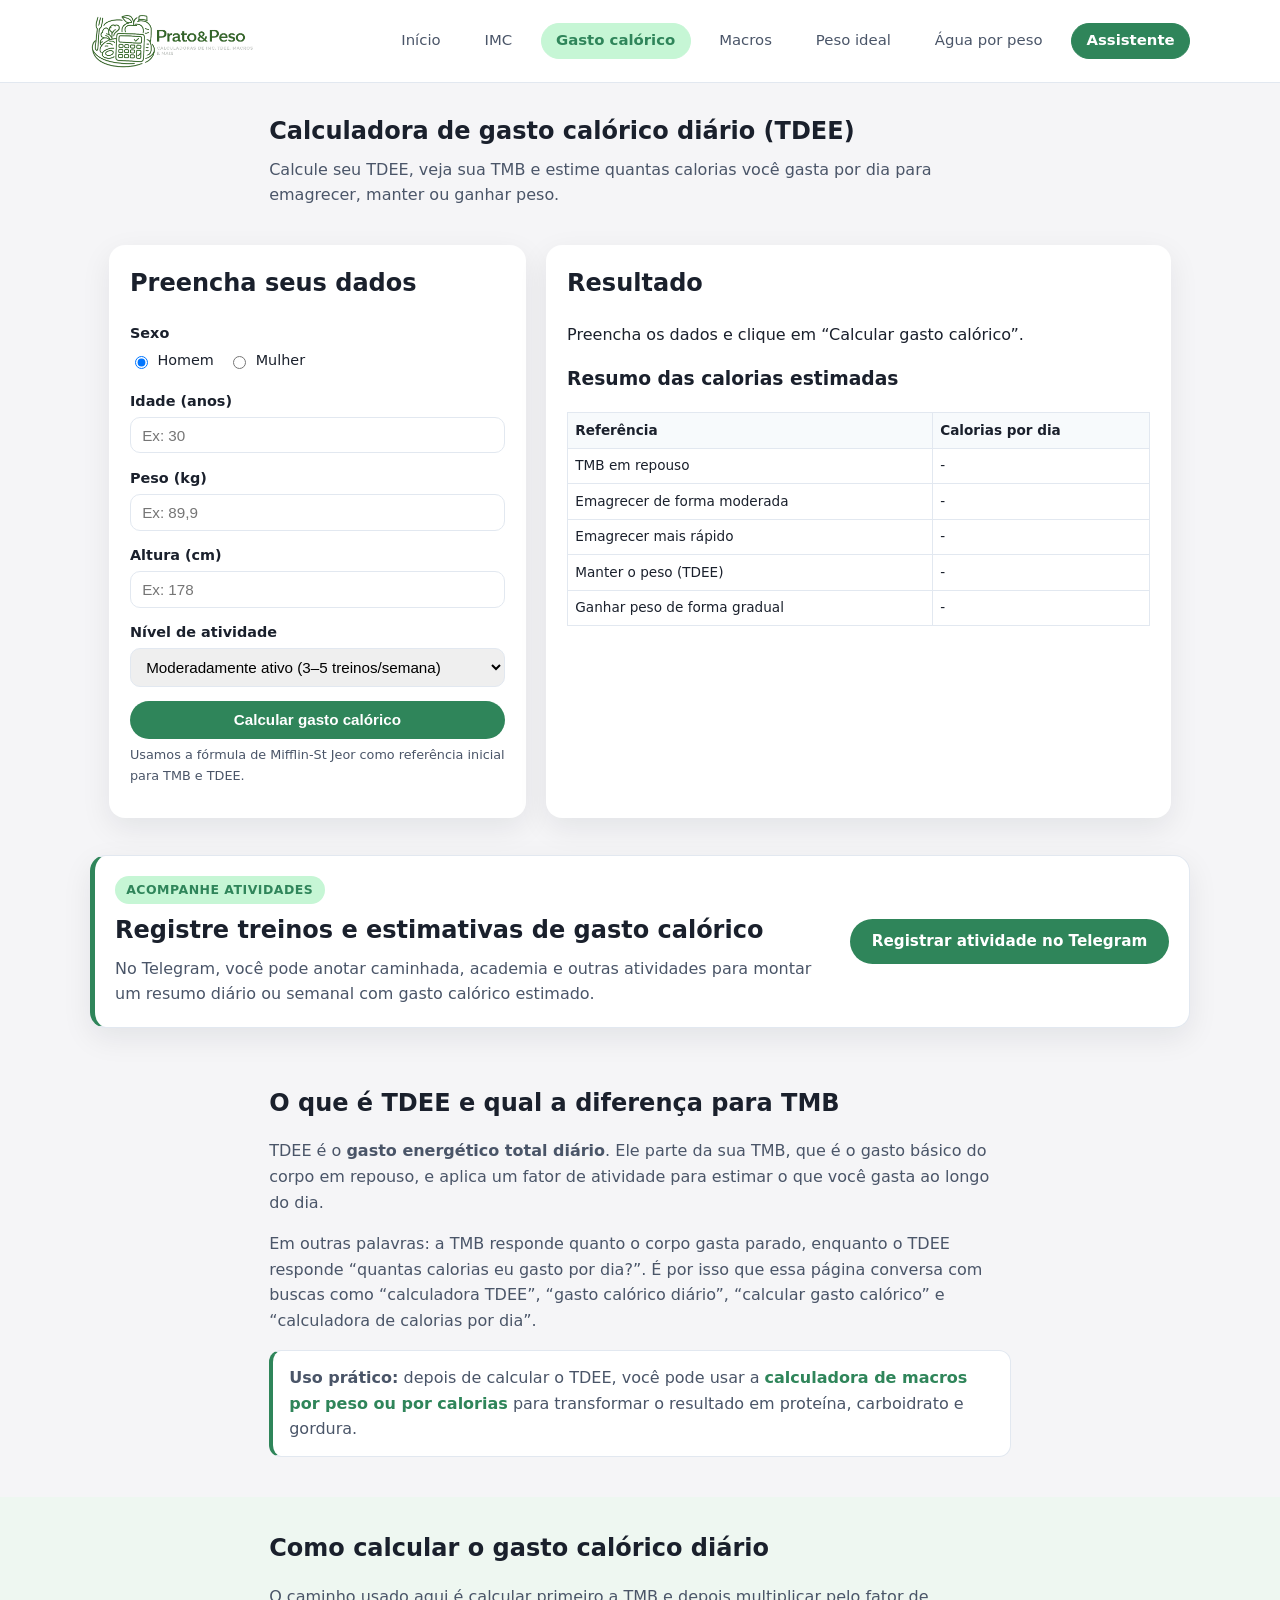
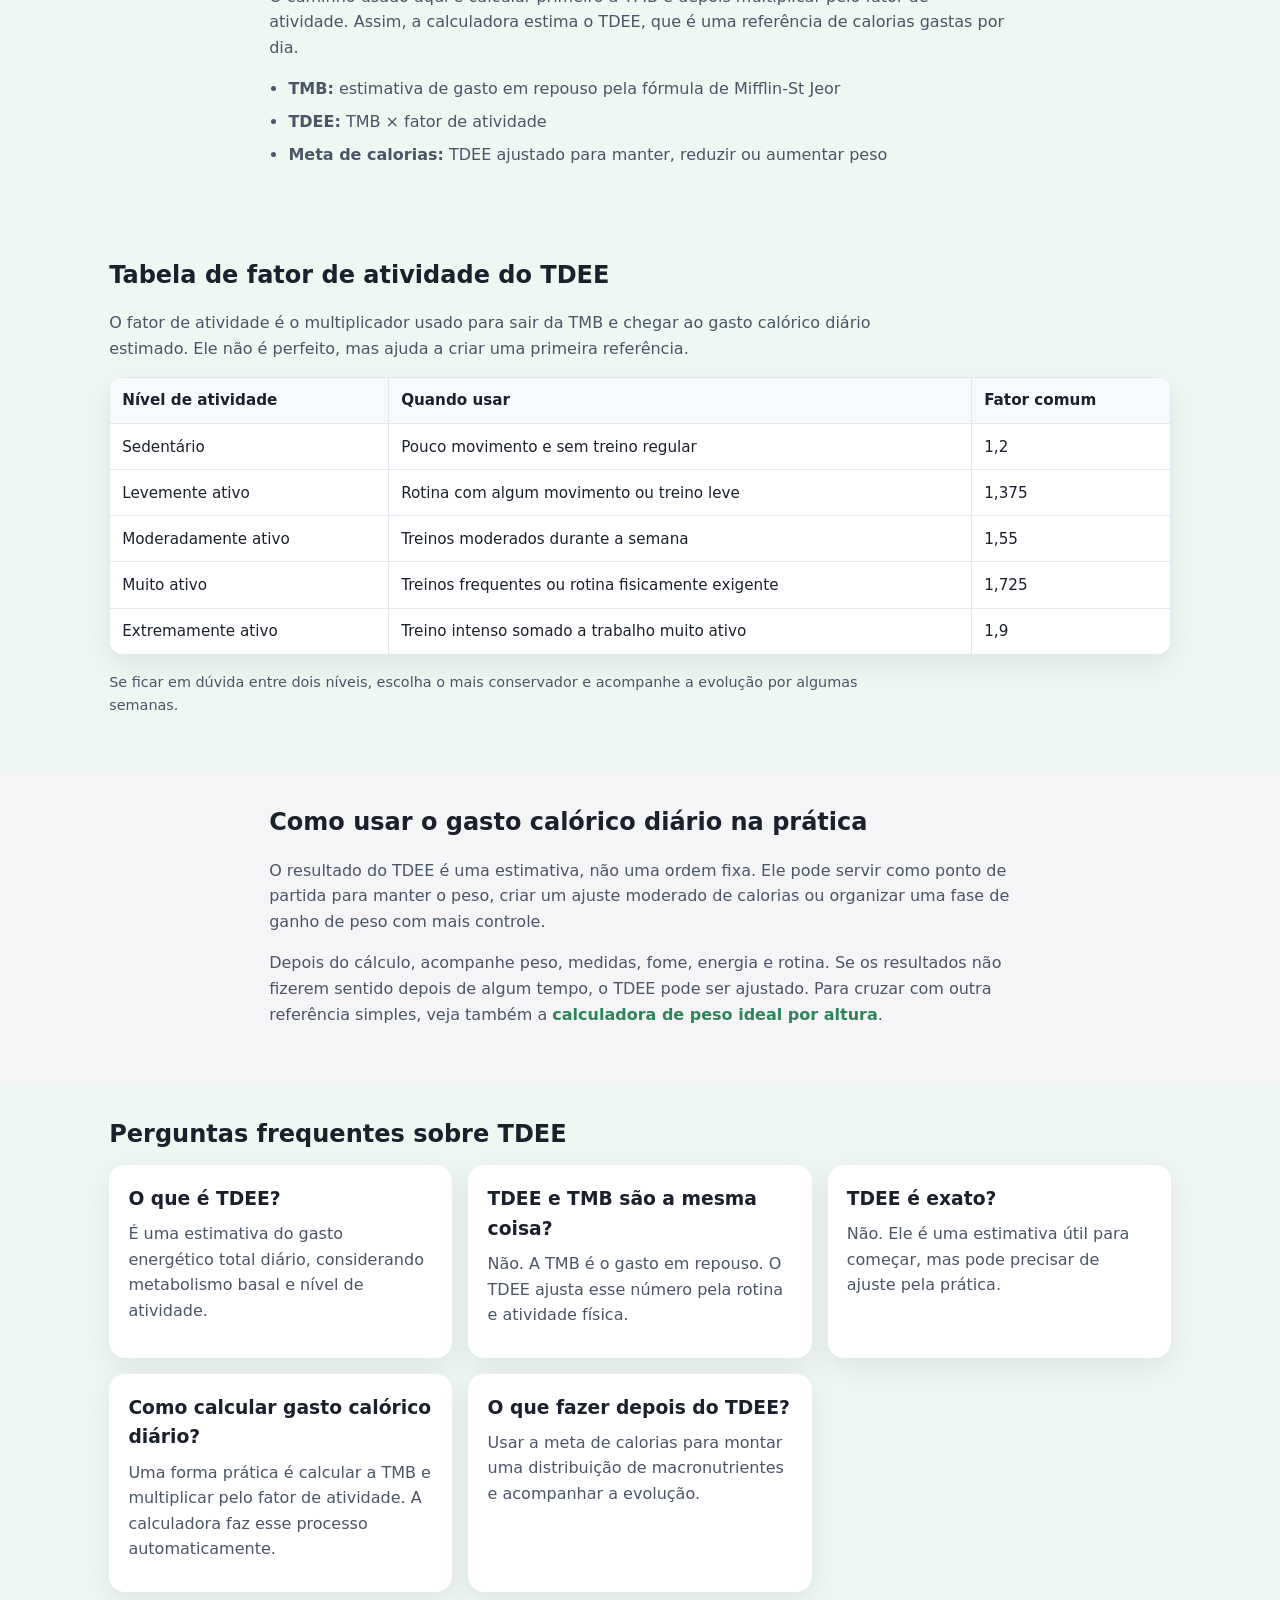
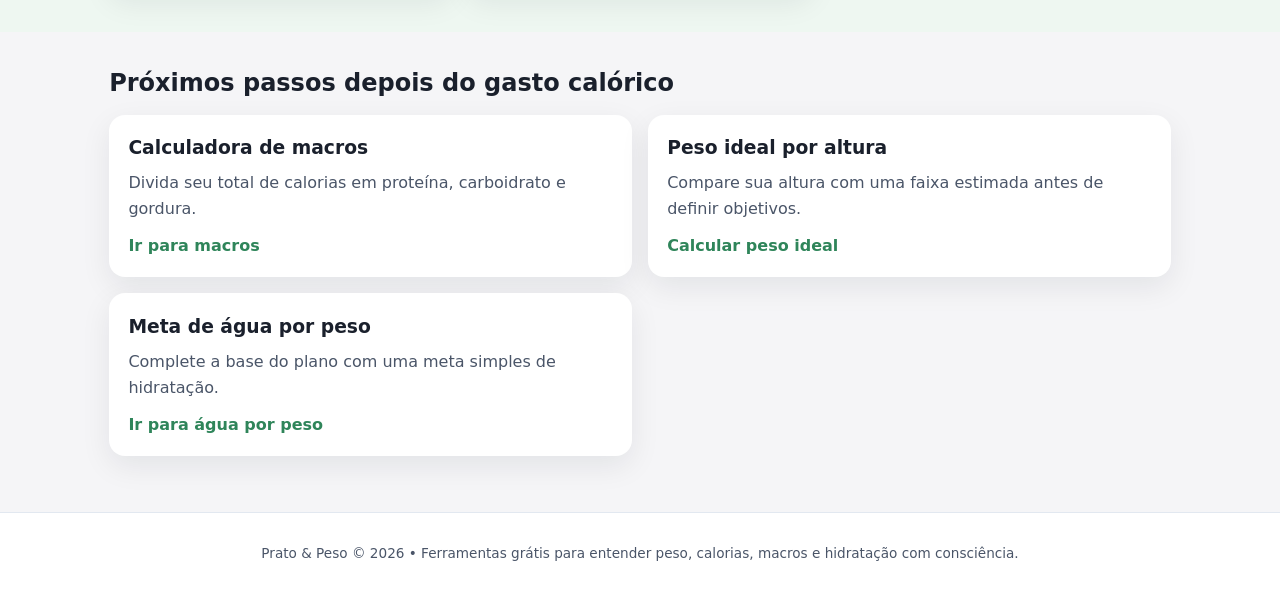
<file: tdee.html>
<!DOCTYPE html>
<html lang="pt-BR">
<head>
  <meta charset="UTF-8">
  <title>Calculadora de Gasto Calórico Diário (TDEE) e TMB | Prato &amp; Peso</title>
  <meta name="viewport" content="width=device-width, initial-scale=1.0">
  <meta name="description" content="Calcule seu gasto calórico diário, TDEE, TMB e calorias para manter, reduzir ou aumentar peso com uma estimativa simples.">
  <meta name="robots" content="index,follow,max-image-preview:large">
  <link rel="canonical" href="https://pratoepeso.com.br/tdee.html">
  <link rel="icon" href="favicon.ico" sizes="any">
  <link rel="icon" href="favicon-32.png" type="image/png" sizes="32x32">
  <link rel="icon" href="favicon-192.png" type="image/png" sizes="192x192">
  <link rel="apple-touch-icon" href="apple-touch-icon.png">
  <meta property="og:locale" content="pt_BR">
  <meta property="og:type" content="website">
  <meta property="og:site_name" content="Prato &amp; Peso">
  <meta property="og:title" content="Calculadora de Gasto Calórico Diário (TDEE) e TMB | Prato &amp; Peso">
  <meta property="og:description" content="Calcule seu gasto calórico diário, TDEE, TMB e calorias para manter, reduzir ou aumentar peso com uma estimativa simples.">
  <meta property="og:url" content="https://pratoepeso.com.br/tdee.html">
  <meta property="og:image" content="https://pratoepeso.com.br/assets/logo-social.png">
  <meta name="twitter:card" content="summary_large_image">
  <meta name="twitter:title" content="Calculadora de Gasto Calórico Diário (TDEE) e TMB | Prato &amp; Peso">
  <meta name="twitter:description" content="Calcule seu gasto calórico diário, TDEE, TMB e calorias para manter, reduzir ou aumentar peso com uma estimativa simples.">
  <meta name="twitter:image" content="https://pratoepeso.com.br/assets/logo-social.png">
  <link rel="stylesheet" href="style.css">
  <!-- Google tag (gtag.js) -->
  <script async src="https://www.googletagmanager.com/gtag/js?id=G-JHK8WVE0EN"></script>
  <script>
    window.dataLayer = window.dataLayer || [];
    function gtag(){dataLayer.push(arguments);}
    gtag('js', new Date());
    gtag('config', 'G-JHK8WVE0EN');
  </script>
  <script type="application/ld+json">{"@context":"https://schema.org","@graph":[{"@type":"Organization","name":"Prato & Peso","url":"https://pratoepeso.com.br/","logo":"https://pratoepeso.com.br/favicon-512.png","image":"https://pratoepeso.com.br/assets/logo-social.png"},{"@type":"WebPage","name":"Calculadora de gasto calórico diário (TDEE)","description":"Calcule TDEE, TMB e calorias de referência para manter, reduzir ou aumentar peso.","url":"https://pratoepeso.com.br/tdee.html","isPartOf":{"@type":"WebSite","name":"Prato & Peso","url":"https://pratoepeso.com.br/"},"about":["calculadora TDEE","gasto calórico diário","calcular gasto calórico","TMB","calorias por dia"]},{"@type":"BreadcrumbList","itemListElement":[{"@type":"ListItem","position":1,"name":"Início","item":"https://pratoepeso.com.br/"},{"@type":"ListItem","position":2,"name":"Calculadora TDEE","item":"https://pratoepeso.com.br/tdee.html"}]},{"@type":"FAQPage","mainEntity":[{"@type":"Question","name":"O que é TDEE?","acceptedAnswer":{"@type":"Answer","text":"TDEE é o gasto energético total diário, uma estimativa de quantas calorias você gasta por dia considerando metabolismo basal e atividade."}},{"@type":"Question","name":"TDEE e TMB são a mesma coisa?","acceptedAnswer":{"@type":"Answer","text":"Não. TMB é o gasto basal em repouso. TDEE é a TMB ajustada pelo nível de atividade."}},{"@type":"Question","name":"Como calcular gasto calórico diário?","acceptedAnswer":{"@type":"Answer","text":"Uma forma prática é calcular a TMB e multiplicar pelo fator de atividade. A calculadora faz esse processo automaticamente."}},{"@type":"Question","name":"Como usar o TDEE na prática?","acceptedAnswer":{"@type":"Answer","text":"Use o resultado como ponto de partida para organizar calorias e macros, acompanhando a evolução para ajustar quando necessário."}},{"@type":"Question","name":"O que fazer depois de calcular o TDEE?","acceptedAnswer":{"@type":"Answer","text":"Depois do TDEE, faz sentido calcular os macros para distribuir proteína, carboidrato e gordura."}}]}]}</script>
    <!-- Google AdSense -->
    <script async src="https://pagead2.googlesyndication.com/pagead/js/adsbygoogle.js?client=ca-pub-6124393666586707"
     crossorigin="anonymous"></script>
</head>
<body>
  <header class="site-header">
    <div class="container header-content">
      <a href="/" class="logo" aria-label="Prato &amp; Peso - página inicial">
        <img src="assets/logo-prato-peso.png" alt="Prato &amp; Peso" class="logo-image">
      </a>
      <nav class="main-nav" aria-label="Navegação principal">
        <a href="/">Início</a>
        <a href="/imc.html">IMC</a>
        <a href="/tdee.html" class="active">Gasto calórico</a>
        <a href="/macros.html">Macros</a>
        <a href="/peso-ideal.html">Peso ideal</a>
        <a href="/agua.html">Água por peso</a>
        <a href="https://t.me/pratoepeso_bot" class="nav-telegram" target="_blank" rel="noopener">Assistente</a>
      </nav>
    </div>
  </header>

  <main>
    <section class="page-header">
      <div class="container narrow-content">
        <h1>Calculadora de gasto calórico diário (TDEE)</h1>
        <p>Calcule seu TDEE, veja sua TMB e estime quantas calorias você gasta por dia para emagrecer, manter ou ganhar peso.</p>
      </div>
    </section>

    <section class="calc-section">
      <div class="container calc-grid">
        <div class="calc-card">
          <h2>Preencha seus dados</h2>
          <form id="tdee-form">
            <div class="form-group">
              <label>Sexo</label>
              <div class="radio-row">
                <label><input type="radio" name="sexo" value="M" checked> Homem</label>
                <label><input type="radio" name="sexo" value="F"> Mulher</label>
              </div>
            </div>
            <div class="form-group">
              <label for="idade">Idade (anos)</label>
              <input type="number" id="idade" placeholder="Ex: 30" min="1" max="120" step="1" inputmode="numeric" required>
            </div>
            <div class="form-group">
              <label for="peso">Peso (kg)</label>
              <input type="number" id="peso" placeholder="Ex: 89,9" min="1" step="0.1" inputmode="decimal" required>
            </div>
            <div class="form-group">
              <label for="altura">Altura (cm)</label>
              <input type="number" id="altura" placeholder="Ex: 178" min="50" max="250" step="0.1" inputmode="decimal" required>
            </div>
            <div class="form-group">
              <label for="atividade">Nível de atividade</label>
              <select id="atividade" required>
                <option value="1.2">Sedentário (quase não se exercita)</option>
                <option value="1.375">Levemente ativo (1–3 treinos/semana)</option>
                <option value="1.55" selected>Moderadamente ativo (3–5 treinos/semana)</option>
                <option value="1.725">Muito ativo (6–7 treinos/semana)</option>
                <option value="1.9">Extremamente ativo (treinos intensos + trabalho físico)</option>
              </select>
            </div>
            <button type="submit" class="btn primary full-width">Calcular gasto calórico</button>
            <p class="form-hint">Usamos a fórmula de Mifflin-St Jeor como referência inicial para TMB e TDEE.</p>
          </form>
        </div>

        <div class="result-card">
          <h2>Resultado</h2>
          <div id="resultado-tdee" class="result-main" aria-live="polite">
            <p>Preencha os dados e clique em “Calcular gasto calórico”.</p>
          </div>
          <div class="result-table">
            <h3>Resumo das calorias estimadas</h3>
            <table>
              <thead><tr><th>Referência</th><th>Calorias por dia</th></tr></thead>
              <tbody>
                <tr><td>TMB em repouso</td><td id="cal-tmb">-</td></tr>
                <tr><td>Emagrecer de forma moderada</td><td id="cal-deficit-moderado">-</td></tr>
                <tr><td>Emagrecer mais rápido</td><td id="cal-deficit-agressivo">-</td></tr>
                <tr><td>Manter o peso (TDEE)</td><td id="cal-manter">-</td></tr>
                <tr><td>Ganhar peso de forma gradual</td><td id="cal-superavit">-</td></tr>
              </tbody>
            </table>
          </div>
        </div>
      </div>
    </section>


    <section class="assistant-cta">
      <div class="container assistant-cta-card">
        <div>
          <span class="eyebrow">Acompanhe atividades</span>
          <h2>Registre treinos e estimativas de gasto calórico</h2>
          <p>No Telegram, você pode anotar caminhada, academia e outras atividades para montar um resumo diário ou semanal com gasto calórico estimado.</p>
        </div>
        <a href="https://t.me/pratoepeso_bot" class="btn primary" target="_blank" rel="noopener">Registrar atividade no Telegram</a>
      </div>
    </section>

    <section class="content-section">
      <div class="container narrow-content">
        <h2>O que é TDEE e qual a diferença para TMB</h2>
        <p>
          TDEE é o <strong>gasto energético total diário</strong>. Ele parte da sua TMB, que é o gasto básico do corpo em repouso, e aplica um fator de atividade para estimar o que você gasta ao longo do dia.
        </p>
        <p>
          Em outras palavras: a TMB responde quanto o corpo gasta parado, enquanto o TDEE responde “quantas calorias eu gasto por dia?”. É por isso que essa página conversa com buscas como “calculadora TDEE”, “gasto calórico diário”, “calcular gasto calórico” e “calculadora de calorias por dia”.
        </p>
        <div class="note-box">
          <strong>Uso prático:</strong> depois de calcular o TDEE, você pode usar a <a href="/macros.html" class="text-link">calculadora de macros por peso ou por calorias</a> para transformar o resultado em proteína, carboidrato e gordura.
        </div>
      </div>
    </section>



    <section class="content-section section-soft">
      <div class="container narrow-content">
        <h2>Como calcular o gasto calórico diário</h2>
        <p>
          O caminho usado aqui é calcular primeiro a TMB e depois multiplicar pelo fator de atividade. Assim, a calculadora estima o TDEE, que é uma referência de calorias gastas por dia.
        </p>
        <ul class="formula-list">
          <li><strong>TMB:</strong> estimativa de gasto em repouso pela fórmula de Mifflin-St Jeor</li>
          <li><strong>TDEE:</strong> TMB × fator de atividade</li>
          <li><strong>Meta de calorias:</strong> TDEE ajustado para manter, reduzir ou aumentar peso</li>
        </ul>
      </div>
    </section>

    <section class="content-section section-soft">
      <div class="container">
        <h2>Tabela de fator de atividade do TDEE</h2>
        <p>
          O fator de atividade é o multiplicador usado para sair da TMB e chegar ao gasto calórico diário estimado. Ele não é perfeito, mas ajuda a criar uma primeira referência.
        </p>
        <div class="reference-table">
          <table>
            <thead>
              <tr>
                <th>Nível de atividade</th>
                <th>Quando usar</th>
                <th>Fator comum</th>
              </tr>
            </thead>
            <tbody>
              <tr><td>Sedentário</td><td>Pouco movimento e sem treino regular</td><td>1,2</td></tr>
              <tr><td>Levemente ativo</td><td>Rotina com algum movimento ou treino leve</td><td>1,375</td></tr>
              <tr><td>Moderadamente ativo</td><td>Treinos moderados durante a semana</td><td>1,55</td></tr>
              <tr><td>Muito ativo</td><td>Treinos frequentes ou rotina fisicamente exigente</td><td>1,725</td></tr>
              <tr><td>Extremamente ativo</td><td>Treino intenso somado a trabalho muito ativo</td><td>1,9</td></tr>
            </tbody>
          </table>
        </div>
        <p class="table-hint">Se ficar em dúvida entre dois níveis, escolha o mais conservador e acompanhe a evolução por algumas semanas.</p>
      </div>
    </section>

    <section class="content-section">
      <div class="container narrow-content">
        <h2>Como usar o gasto calórico diário na prática</h2>
        <p>
          O resultado do TDEE é uma estimativa, não uma ordem fixa. Ele pode servir como ponto de partida para manter o peso, criar um ajuste moderado de calorias ou organizar uma fase de ganho de peso com mais controle.
        </p>
        <p>
          Depois do cálculo, acompanhe peso, medidas, fome, energia e rotina. Se os resultados não fizerem sentido depois de algum tempo, o TDEE pode ser ajustado. Para cruzar com outra referência simples, veja também a <a href="/peso-ideal.html" class="text-link">calculadora de peso ideal por altura</a>.
        </p>
      </div>
    </section>

    <section class="content-section section-soft">
      <div class="container">
        <h2>Perguntas frequentes sobre TDEE</h2>
        <div class="faq-grid">
          <article class="faq-item"><h3>O que é TDEE?</h3><p>É uma estimativa do gasto energético total diário, considerando metabolismo basal e nível de atividade.</p></article>
          <article class="faq-item"><h3>TDEE e TMB são a mesma coisa?</h3><p>Não. A TMB é o gasto em repouso. O TDEE ajusta esse número pela rotina e atividade física.</p></article>
          <article class="faq-item"><h3>TDEE é exato?</h3><p>Não. Ele é uma estimativa útil para começar, mas pode precisar de ajuste pela prática.</p></article>
          <article class="faq-item"><h3>Como calcular gasto calórico diário?</h3><p>Uma forma prática é calcular a TMB e multiplicar pelo fator de atividade. A calculadora faz esse processo automaticamente.</p></article>
          <article class="faq-item"><h3>O que fazer depois do TDEE?</h3><p>Usar a meta de calorias para montar uma distribuição de macronutrientes e acompanhar a evolução.</p></article>
        </div>
      </div>
    </section>

    <section class="content-section">
      <div class="container">
        <h2>Próximos passos depois do gasto calórico</h2>
        <div class="feature-grid compact-grid">
          <article class="feature-card"><h3>Calculadora de macros</h3><p>Divida seu total de calorias em proteína, carboidrato e gordura.</p><a href="/macros.html" class="text-link">Ir para macros</a></article>
          <article class="feature-card"><h3>Peso ideal por altura</h3><p>Compare sua altura com uma faixa estimada antes de definir objetivos.</p><a href="/peso-ideal.html" class="text-link">Calcular peso ideal</a></article>
          <article class="feature-card"><h3>Meta de água por peso</h3><p>Complete a base do plano com uma meta simples de hidratação.</p><a href="/agua.html" class="text-link">Ir para água por peso</a></article>
        </div>
      </div>
    </section>
  </main>

  <footer class="site-footer">
    <div class="container footer-content">
      <p>Prato &amp; Peso &copy; <span id="year"></span> • Ferramentas grátis para entender peso, calorias, macros e hidratação com consciência.</p>
    </div>
  </footer>

  <script>
    document.getElementById('year').textContent = new Date().getFullYear();
  </script>
  <script src="tdee.js"></script>
</body>
</html>
</file>
<file: style.css>
/* ===== VARIÁVEIS BÁSICAS ===== */
:root {
  --bg: #f5f5f7;
  --bg-card: #ffffff;
  --primary: #2f855a;
  --primary-soft: #c6f6d5;
  --accent: #ed8936;
  --text: #1a202c;
  --text-muted: #4a5568;
  --border: #e2e8f0;
  --shadow-soft: 0 10px 30px rgba(15, 23, 42, 0.08);
  --radius-lg: 16px;
  --radius-pill: 999px;
}

/* ===== RESET SIMPLES ===== */
*,
*::before,
*::after {
  box-sizing: border-box;
}

body {
  margin: 0;
  font-family: system-ui, -apple-system, BlinkMacSystemFont, "Segoe UI", sans-serif;
  background: var(--bg);
  color: var(--text);
  line-height: 1.6;
}

/* ===== CONTAINER ===== */
.container {
  width: 100%;
  max-width: 1100px;
  margin: 0 auto;
  padding: 0 1.2rem;
}

/* ===== HEADER ===== */
.site-header {
  background: #ffffff;
  border-bottom: 1px solid var(--border);
  position: sticky;
  top: 0;
  z-index: 50;
}

.header-content {
  display: flex;
  align-items: center;
  justify-content: space-between;
  gap: 1rem;
  flex-wrap: wrap;
  padding: 0.75rem 0;
}

/* LOGO MAIS VISÍVEL */
.logo {
  display: inline-flex;
  align-items: center;
  text-decoration: none;
  flex-shrink: 0;
}

.logo-image {
  display: block;
  height: 58px;
  width: auto;
  max-width: min(360px, 72vw);
}

@media (max-width: 767px) {
  .logo-image {
    height: 44px;
    max-width: 240px;
  }
}

/* MENU COMO BOTÕES COM BORDA */
.main-nav a {
  margin-left: 0.5rem;
  text-decoration: none;
  color: var(--text-muted);
  font-size: 0.93rem;
  padding: 0.35rem 0.9rem;
  border-radius: var(--radius-pill);
  border: 1px solid transparent;
  display: inline-flex;
  align-items: center;
  justify-content: center;
}

.main-nav a:hover {
  color: var(--primary);
  border-color: var(--border);
  background: #f8fafc;
}

.main-nav a.active {
  color: var(--primary);
  font-weight: 600;
  background: var(--primary-soft);
  border-color: var(--primary-soft);
}

/* ===== HERO (TOPO DA HOME) ===== */
.hero {
  padding: 2.5rem 0 2rem;
}

.hero-grid {
  display: grid;
  gap: 1.8rem;
}

@media (min-width: 768px) {
  .hero-grid {
    grid-template-columns: 3fr 2fr;
    align-items: center;
  }
}

.hero-text h1 {
  font-size: 2rem;
  margin-bottom: 0.8rem;
}

.hero-text p {
  color: var(--text-muted);
  margin-bottom: 1.6rem;
}

/* BOTÕES GRANDES DAS FERRAMENTAS NO TOPO */
.hero-actions {
  display: flex;
  flex-wrap: wrap;
  gap: 0.75rem;
}

.hero-actions .hero-big {
  min-width: 220px;
  font-size: 1rem;
  padding: 0.75rem 1.6rem;
}

@media (max-width: 767px) {
  .hero-actions {
    flex-direction: column;
    align-items: stretch;
  }

  .hero-actions .hero-big {
    width: 100%;
    justify-content: center;
  }
}

/* ===== CARDS DO HERO ===== */
.hero-card {
  background: var(--bg-card);
  border-radius: var(--radius-lg);
  padding: 1.5rem;
  box-shadow: var(--shadow-soft);
}

.hero-card h2 {
  margin-top: 0;
  margin-bottom: 0.75rem;
}

.hero-card ul {
  padding-left: 1.1rem;
  margin-bottom: 1.25rem;
}

.hero-card li {
  margin-bottom: 0.35rem;
}

/* ===== BOTÕES GENÉRICOS ===== */
.btn {
  display: inline-flex;
  align-items: center;
  justify-content: center;
  padding: 0.6rem 1.3rem;
  border-radius: var(--radius-pill);
  border: 1px solid transparent;
  font-size: 0.95rem;
  font-weight: 600;
  cursor: pointer;
  text-decoration: none;
  transition: all 0.15s ease;
}

.btn.primary {
  background: var(--primary);
  color: #ffffff;
}

.btn.primary:hover {
  background: #276749;
}

.btn.outline {
  background: transparent;
  border-color: var(--border);
  color: var(--text);
}

.btn.outline:hover {
  border-color: var(--primary);
  color: var(--primary);
  background: #f8fafc;
}

.btn.full-width {
  width: 100%;
}

.btn.small {
  padding: 0.45rem 1rem;
  font-size: 0.9rem;
}

/* ===== ÁREA DE ANÚNCIO ===== */
.ad-section {
  padding: 0.5rem 0 1rem;
}

.ad-slot {
  width: 100%;
  min-height: 60px;
  border-radius: 12px;
  border: 1px dashed var(--border);
  display: flex;
  align-items: center;
  justify-content: center;
  font-size: 0.8rem;
  color: var(--text-muted);
  background: #fdfdfd;
}

/* ===== SEÇÃO DE TEXTO EXPLICATIVO ===== */
.content-section {
  padding: 2rem 0 2.5rem;
}

.content-section h2 {
  margin-top: 0;
  margin-bottom: 0.75rem;
}

.content-section p {
  color: var(--text-muted);
  max-width: 780px;
}

/* ===== FOOTER ===== */
.site-footer {
  border-top: 1px solid var(--border);
  padding: 1rem 0;
  background: #ffffff;
  margin-top: 1rem;
}

.footer-content {
  text-align: center;
  font-size: 0.85rem;
  color: var(--text-muted);
}

/* ===== PÁGINAS INTERNAS (IMC / TDEE / MACROS / PESO / ÁGUA) ===== */

.page-header {
  padding: 1.8rem 0 1.1rem;
}

.page-header h1 {
  margin: 0 0 0.4rem;
}

.page-header p {
  margin: 0;
  color: var(--text-muted);
}

/* LAYOUT DAS CALCULADORAS */
.calc-section {
  padding: 1.2rem 0 1.8rem;
}

.calc-grid {
  display: grid;
  gap: 1.3rem;
}

@media (min-width: 768px) {
  .calc-grid {
    grid-template-columns: minmax(0, 1.2fr) minmax(0, 1.8fr);
  }
}

.calc-card,
.result-card {
  background: var(--bg-card);
  border-radius: var(--radius-lg);
  padding: 1.2rem 1.3rem;
  box-shadow: var(--shadow-soft);
}

.calc-card h2,
.result-card h2,
.result-table h3 {
  margin-top: 0;
}

/* FORMULÁRIOS NAS CALCULADORAS */
.form-group {
  margin-bottom: 0.85rem;
}

.form-group label {
  display: block;
  font-size: 0.9rem;
  font-weight: 600;
  margin-bottom: 0.25rem;
}

.form-group input,
.form-group select {
  width: 100%;
  padding: 0.55rem 0.7rem;
  border-radius: 10px;
  border: 1px solid var(--border);
  font-size: 0.95rem;
}

.form-group input:focus,
.form-group select:focus {
  outline: none;
  border-color: var(--primary);
  box-shadow: 0 0 0 1px var(--primary-soft);
}

.form-hint {
  font-size: 0.8rem;
  color: var(--text-muted);
  margin-top: 0.4rem;
}

/* RESULTADOS NAS CALCULADORAS */
.result-main p {
  margin: 0;
}

.result-main .imc-value {
  font-size: 1.4rem;
  font-weight: 700;
}

.result-main .imc-status {
  font-weight: 600;
}

.result-main .imc-extra {
  font-size: 0.9rem;
  color: var(--text-muted);
  margin-top: 0.3rem;
}

/* TABELAS */
.result-table {
  margin-top: 1rem;
}

.result-table table {
  width: 100%;
  border-collapse: collapse;
  font-size: 0.85rem;
}

.result-table th,
.result-table td {
  border: 1px solid var(--border);
  padding: 0.4rem 0.45rem;
  text-align: left;
}

.result-table th {
  background: #f7fafc;
}

/* ===== AJUSTES RESPONSIVOS GERAIS ===== */
@media (max-width: 767px) {
  .header-content {
    flex-direction: column;
    align-items: flex-start;
    gap: 0.5rem;
  }

  .main-nav a {
    margin-left: 0;
    margin-right: 0.6rem;
  }
}


.section-soft {
  background: #eef7f1;
}

.narrow-content {
  max-width: 780px;
}

.feature-grid,
.faq-grid {
  display: grid;
  gap: 1rem;
}

@media (min-width: 768px) {
  .feature-grid {
    grid-template-columns: repeat(2, minmax(0, 1fr));
  }

  .feature-grid.compact-grid {
    grid-template-columns: repeat(2, minmax(0, 1fr));
  }

  .faq-grid {
    grid-template-columns: repeat(3, minmax(0, 1fr));
  }
}

.feature-card,
.faq-item {
  background: var(--bg-card);
  border-radius: var(--radius-lg);
  padding: 1.15rem 1.2rem;
  box-shadow: var(--shadow-soft);
}

.feature-card h3,
.faq-item h3 {
  margin-top: 0;
  margin-bottom: 0.45rem;
}

.feature-card p,
.faq-item p {
  margin-top: 0;
  margin-bottom: 0.75rem;
}

.text-link {
  color: var(--primary);
  font-weight: 600;
  text-decoration: none;
}

.text-link:hover {
  text-decoration: underline;
}

.radio-row {
  display: flex;
  flex-wrap: wrap;
  gap: 0.9rem;
}

.radio-row label {
  display: inline-flex;
  align-items: center;
  gap: 0.4rem;
  font-weight: 500;
}

.label-optional {
  font-weight: 500;
  font-size: 0.82rem;
  color: var(--text-muted);
}

.mode-switch {
  display: grid;
  grid-template-columns: repeat(2, minmax(0, 1fr));
  gap: 0.75rem;
  margin-bottom: 1rem;
}

.mode-option {
  display: flex;
  align-items: center;
  justify-content: center;
  gap: 0.5rem;
  padding: 0.75rem 0.9rem;
  border: 1px solid var(--border);
  border-radius: 12px;
  cursor: pointer;
  background: #f8fafc;
  color: var(--text-muted);
  font-weight: 600;
}

.mode-option input {
  margin: 0;
}

.mode-option.active {
  border-color: var(--primary-soft);
  background: var(--primary-soft);
  color: var(--primary);
}

.mode-panel {
  margin-bottom: 1rem;
}

.mode-panel.is-hidden {
  display: none;
}

@media (max-width: 767px) {
  .feature-grid,
  .faq-grid,
  .mode-switch {
    grid-template-columns: 1fr;
  }
}

/* ===== REFORÇO SEO / CONTEÚDO DE REFERÊNCIA ===== */
.note-box {
  margin-top: 1rem;
  padding: 0.9rem 1rem;
  border: 1px solid var(--border);
  border-left: 4px solid var(--primary);
  border-radius: 12px;
  background: #ffffff;
  color: var(--text-muted);
}

.reference-table {
  overflow-x: auto;
  background: var(--bg-card);
  border-radius: var(--radius-lg);
  box-shadow: var(--shadow-soft);
  margin: 1rem 0;
}

.reference-table table {
  width: 100%;
  min-width: 420px;
  border-collapse: collapse;
  font-size: 0.95rem;
}

.reference-table th,
.reference-table td {
  border: 1px solid var(--border);
  padding: 0.65rem 0.75rem;
  text-align: left;
}

.reference-table th {
  background: #f7fafc;
  font-weight: 700;
}

.table-hint {
  font-size: 0.9rem;
  color: var(--text-muted);
}

.formula-list {
  padding-left: 1.2rem;
  color: var(--text-muted);
}

.formula-list li {
  margin-bottom: 0.45rem;
}


/* ===== ASSISTENTE PRATO & PESO / TELEGRAM ===== */
.nav-telegram {
  color: #ffffff !important;
  background: var(--primary);
  border-color: var(--primary) !important;
  font-weight: 700;
}

.nav-telegram:hover {
  background: #276749 !important;
  color: #ffffff !important;
}

.assistant-highlight {
  padding: 2rem 0 2.3rem;
  background: linear-gradient(135deg, #113f2a 0%, #2f855a 55%, #d9f7e4 100%);
  color: #ffffff;
}

.assistant-grid {
  display: grid;
  gap: 1.3rem;
  align-items: center;
}

@media (min-width: 820px) {
  .assistant-grid {
    grid-template-columns: minmax(0, 1.05fr) minmax(0, 0.95fr);
  }
}

.assistant-copy h2,
.assistant-copy p {
  color: #ffffff;
}

.assistant-copy h2 {
  margin: 0.35rem 0 0.75rem;
  font-size: clamp(1.6rem, 3vw, 2.25rem);
}

.eyebrow {
  display: inline-flex;
  align-items: center;
  width: fit-content;
  padding: 0.25rem 0.7rem;
  border-radius: var(--radius-pill);
  background: rgba(255, 255, 255, 0.18);
  color: inherit;
  font-size: 0.78rem;
  font-weight: 800;
  letter-spacing: 0.04em;
  text-transform: uppercase;
}

.assistant-actions {
  display: flex;
  flex-wrap: wrap;
  gap: 0.75rem;
  margin-top: 1.1rem;
}

.assistant-highlight .btn.primary {
  background: #ffffff;
  color: var(--primary);
}

.assistant-highlight .btn.primary:hover {
  background: #f0fff4;
}

.assistant-highlight .btn.outline {
  border-color: rgba(255,255,255,0.75);
  color: #ffffff;
  background: transparent;
}

.assistant-highlight .btn.outline:hover {
  background: rgba(255,255,255,0.12);
  color: #ffffff;
}

.assistant-note {
  margin: 0.85rem 0 0;
  font-size: 0.9rem;
  opacity: 0.9;
}

.assistant-panel {
  display: grid;
  gap: 0.85rem;
  background: rgba(255,255,255,0.12);
  border: 1px solid rgba(255,255,255,0.24);
  border-radius: 22px;
  padding: 1rem;
  box-shadow: 0 16px 40px rgba(15, 23, 42, 0.18);
  backdrop-filter: blur(8px);
}

@media (min-width: 560px) {
  .assistant-panel {
    grid-template-columns: repeat(2, minmax(0, 1fr));
  }
}

.assistant-feature {
  background: rgba(255,255,255,0.94);
  color: var(--text);
  border-radius: 16px;
  padding: 0.95rem 1rem;
}

.assistant-feature strong {
  display: block;
  margin-bottom: 0.25rem;
  color: var(--primary);
}

.assistant-feature span {
  display: block;
  color: var(--text-muted);
  font-size: 0.92rem;
  line-height: 1.45;
}

.assistant-cta {
  padding: 0.5rem 0 1.5rem;
}

.assistant-cta-card {
  display: grid;
  gap: 1rem;
  align-items: center;
  background: #ffffff;
  border: 1px solid var(--border);
  border-left: 5px solid var(--primary);
  border-radius: var(--radius-lg);
  box-shadow: var(--shadow-soft);
  padding: 1.25rem;
}

@media (min-width: 768px) {
  .assistant-cta-card {
    grid-template-columns: minmax(0, 1fr) auto;
  }
}

.assistant-cta-card .eyebrow {
  background: var(--primary-soft);
  color: var(--primary);
}

.assistant-cta-card h2 {
  margin: 0.45rem 0 0.4rem;
}

.assistant-cta-card p {
  margin: 0;
  color: var(--text-muted);
}

@media (max-width: 767px) {
  .assistant-actions,
  .assistant-cta-card .btn {
    width: 100%;
  }
}
</file>
